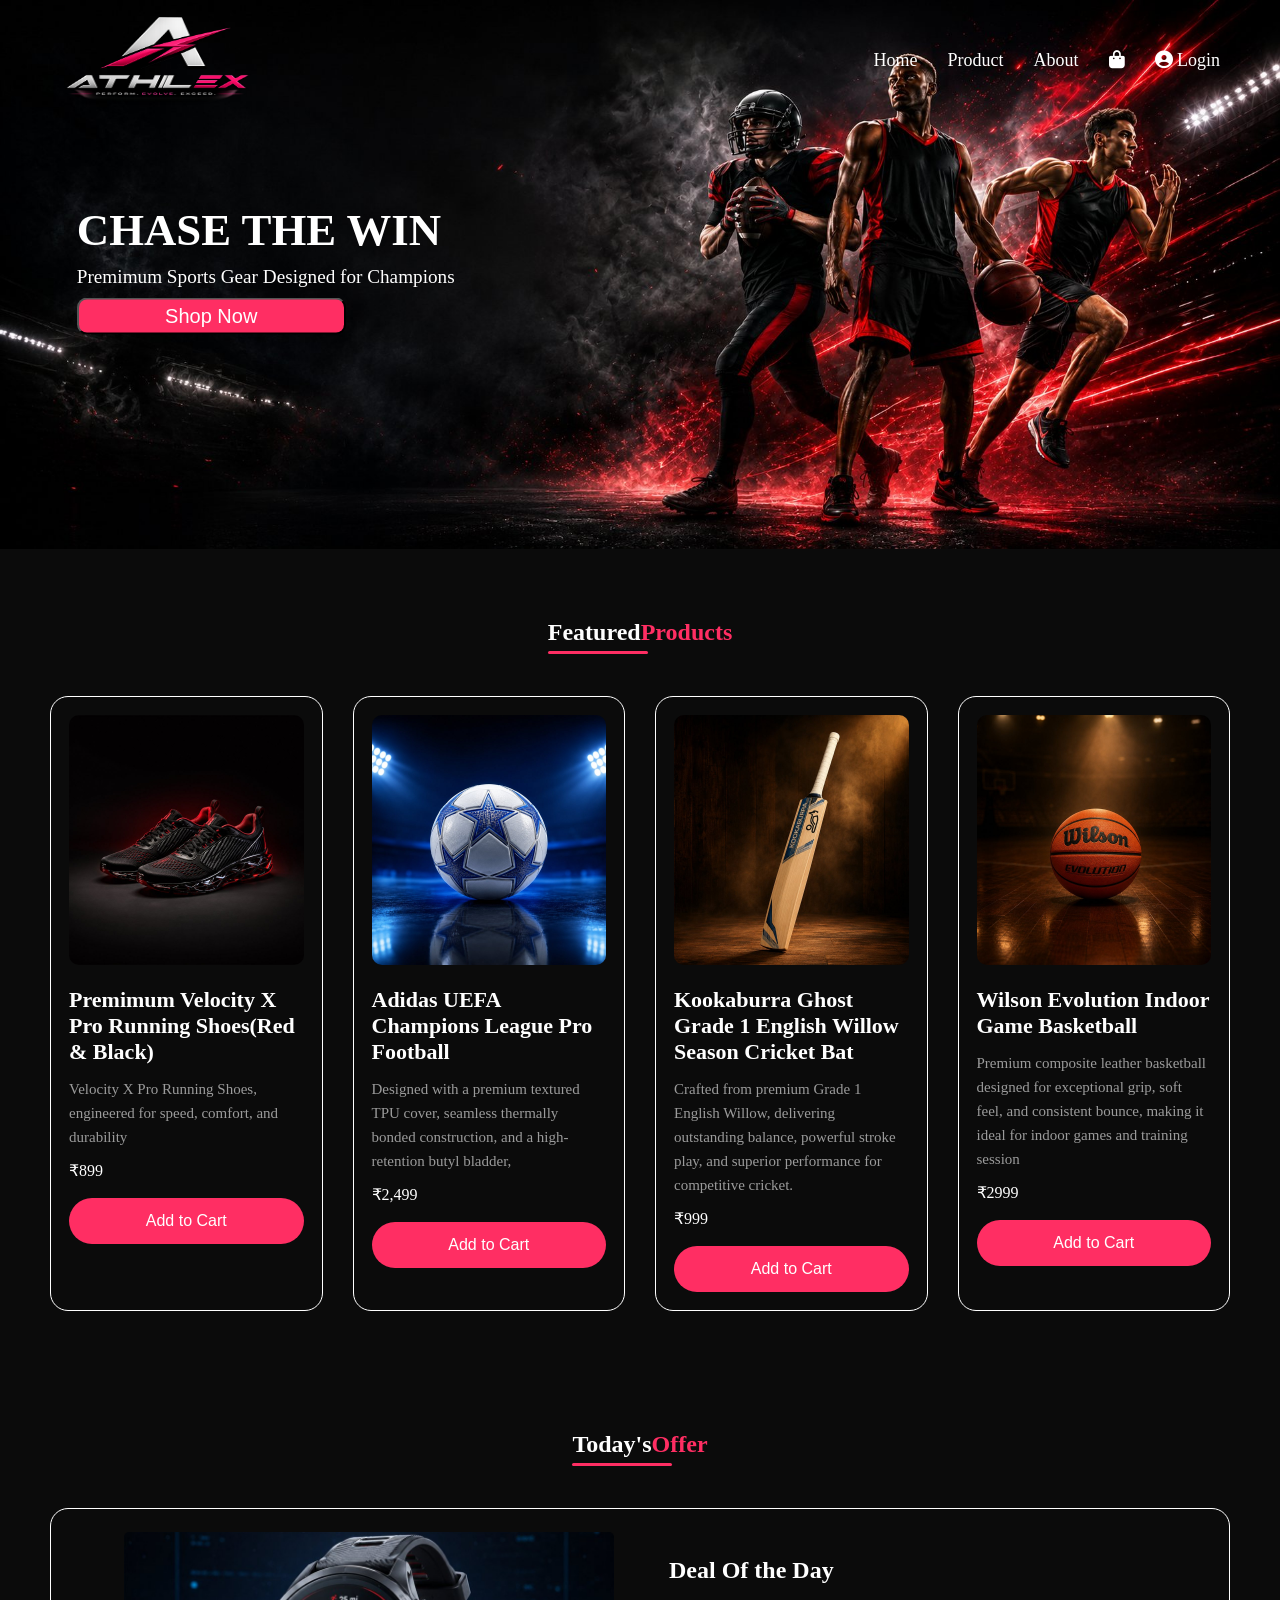
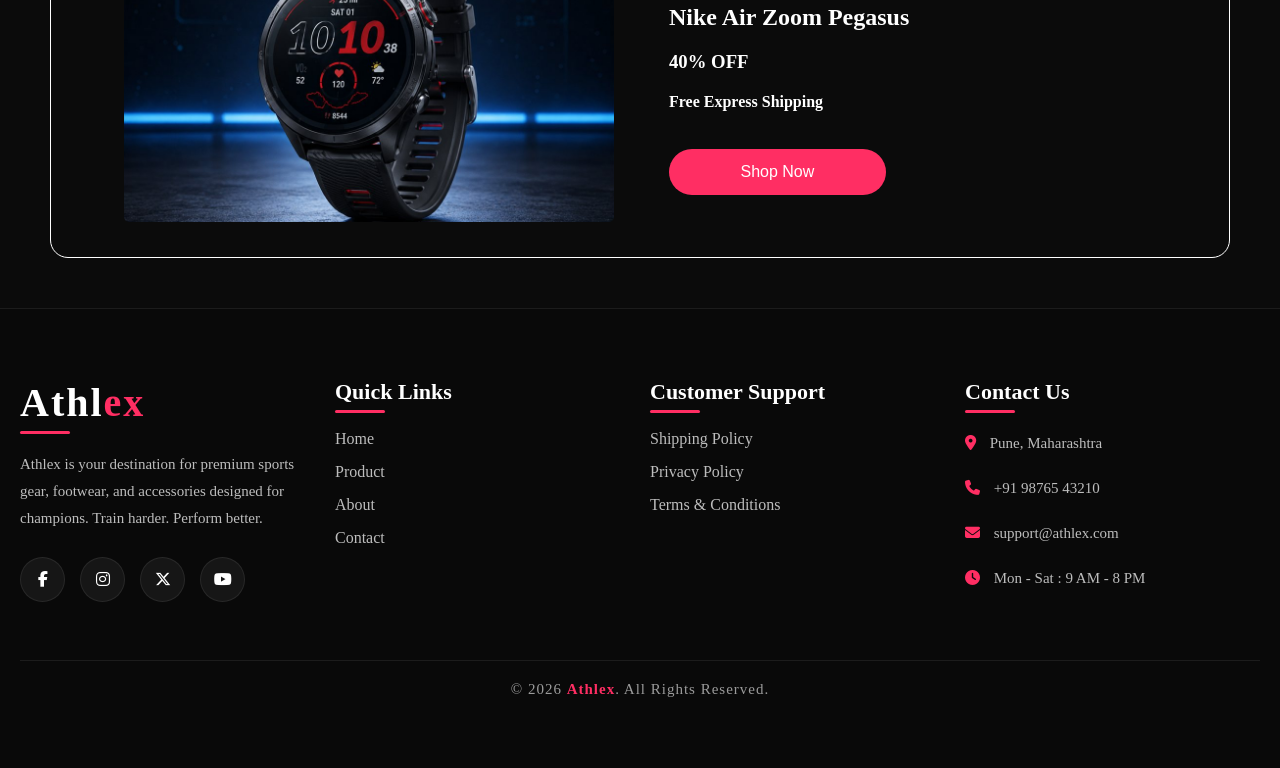
<file: index.html>
<!DOCTYPE html>
<html lang="en">
<head>
    <meta charset="UTF-8">
    <meta name="viewport" content="width=device-width, initial-scale=1.0">
    <title>Athlex</title>
    <link rel="preload" as="image" href="images/optimized/banner.jpg" media="(min-width: 577px)" fetchpriority="high">
    <link rel="preload" as="image" href="images/optimized/banner1.jpg" media="(max-width: 576px)" fetchpriority="high">
    <link rel="stylesheet" href="css/style.css">
    <link rel="stylesheet" href="https://cdnjs.cloudflare.com/ajax/libs/font-awesome/6.7.2/css/all.min.css">
    <link rel="apple-touch-icon" sizes="180x180" href="images/favicon/favicon.ico">
    <link rel="icon" type="image/png" sizes="32x32" href="images/favicon/favicon-32x32.png">
    <link rel="icon" type="image/png" sizes="16x16" href="images/favicon/favicon-16x16.png">
    <link rel="manifest" href="images/favicon/site.webmanifest">
</head>
<body>
    <!---Header Section-->
    <header class="banner">
        <nav>
            <div class="logo">
                <img decoding="async" src="images/optimized/logo1.png" alt="">
            </div>
            <div class="menu-btn" onclick="toggleMenu()">
                <i id="menuIcon" class="fa-solid fa-bars"></i>
            </div>

            <ul id="nav-links">
                <li><a href="index.html">Home</a></li>
                <li><a href="product.html">Product</a></li>
                <li><a href="about.html">About</a></li>
                <li><a href="cart.html"><i class="fa-solid fa-bag-shopping"></i></a></li>
                <li><a href="login.html"><i class="fa-solid fa-circle-user"></i>&nbsp;<span>Login</span></a></li>
            </ul>
        </nav>
        <div class="banner-content">
            <h1>CHASE THE WIN</h1>
            <p>Premimum Sports Gear Designed for Champions</p>
            <button>Shop Now</button>
        </div>
    </header>
    <section class="featured-products">
        <div class="title-section">
            <h1>Featured<span>Products</span></h1>
        </div>
        <div class="featured-card">
            <div class="card">
                <img loading="lazy" decoding="async" src="images/optimized/feature1.jpg" alt="">
                <h3>Premimum Velocity X Pro Running Shoes(Red & Black)</h3>
                <p>Velocity X Pro Running Shoes, engineered for speed, comfort, and durability</p>
                <span>&#8377;899</span>
                <button>Add to Cart</button>
            </div>
            <div class="card">
                <img loading="lazy" decoding="async" src="images/optimized/feature2.jpg" alt="">
                <h3>Adidas UEFA Champions League Pro Football</h3>
                <p>Designed with a premium textured TPU cover, seamless thermally bonded construction, and a high-retention butyl bladder,</p>
                <span>&#8377;2,499</span>
                <button>Add to Cart</button>
            </div>
            <div class="card">
                <img loading="lazy" decoding="async" src="images/optimized/feature3.jpg" alt="">
                <h3>Kookaburra Ghost Grade 1 English Willow Season Cricket Bat</h3>
                <p>Crafted from premium Grade 1 English Willow, delivering outstanding balance, powerful stroke play, and superior performance for competitive cricket.</p>
                <span>&#8377;999</span>
                <button>Add to Cart</button>
            </div>
            <div class="card">
                <img loading="lazy" decoding="async" src="images/optimized/feature4.jpg" alt="">
                <h3>Wilson Evolution Indoor Game Basketball</h3>
                <p>Premium composite leather basketball designed for exceptional grip, soft feel, and consistent bounce, making it ideal for indoor games and training session</p>
                <span>&#8377;2999</span>
                <button>Add to Cart</button>
            </div>
        </div>
    </section>
    <section class="offer">
        <div class="title-section">
             <h1>Today's<span>Offer</span></h1>
        </div>
        <div class="offer-container">
            <div class="offer-img">
                <img loading="lazy" decoding="async" src="images/optimized/offer.jpg" alt="">
            </div>
            <div class="offer-content">
                <h1>Deal Of the Day</h1>
                <h2>Nike Air Zoom Pegasus</h2> 
                <h3>40% OFF</h3> 
                <h4>Free Express Shipping</h4>
                <button>Shop Now</button>
            </div>

        </div>
    </section>
    <!---Footer-->
    <footer>
        <div class="footer-container">

            <!-- Logo & Description -->
            <div class="footer-col">

                <h2 class="footer-logo">
                    Athl<span>ex</span>  
                </h2>

                <p>
                    Athlex is your destination for premium sports gear,
                    footwear, and accessories designed for champions.
                    Train harder. Perform better.
                </p>

                <div class="social-icons">

                    <a href="#"><i class="fa-brands fa-facebook-f"></i></a>
                    <a href="#"><i class="fa-brands fa-instagram"></i></a>
                    <a href="#"><i class="fa-brands fa-x-twitter"></i></a>
                    <a href="#"><i class="fa-brands fa-youtube"></i></a>

                </div>

            </div>

            <!-- Quick Links -->

            <div class="footer-col">

                <h3>Quick Links</h3>

                <ul>

                    <li><a href="index.html">Home</a></li>
                    <li><a href="product.html">Product</a></li>
                    <li><a href="about.html">About</a></li>
                    <li><a href="#">Contact</a></li>

                </ul>

            </div>

            <!-- Customer Support -->

            <div class="footer-col">

                <h3>Customer Support</h3>

                <ul>
                    <li><a href="#">Shipping Policy</a></li>
                    <li><a href="#">Privacy Policy</a></li>
                    <li><a href="#">Terms & Conditions</a></li>
                </ul>

            </div>

            <!-- Contact -->

            <div class="footer-col">

                <h3>Contact Us</h3>

                <p><i class="fa-solid fa-location-dot"></i> Pune, Maharashtra</p>
                <p><i class="fa-solid fa-phone"></i> +91 98765 43210</p>
                <p><i class="fa-solid fa-envelope"></i> support@athlex.com</p>
                <p><i class="fa-solid fa-clock"></i> Mon - Sat : 9 AM - 8 PM</p>

            </div>

        </div>

        <hr>

        <div class="footer-bottom">

            <p>
                © 2026 <span>Athlex</span>. All Rights Reserved.
            </p>

        </div>

    </footer>
        
    <script src="js/script.js"></script>
</body>
</html>
</file>
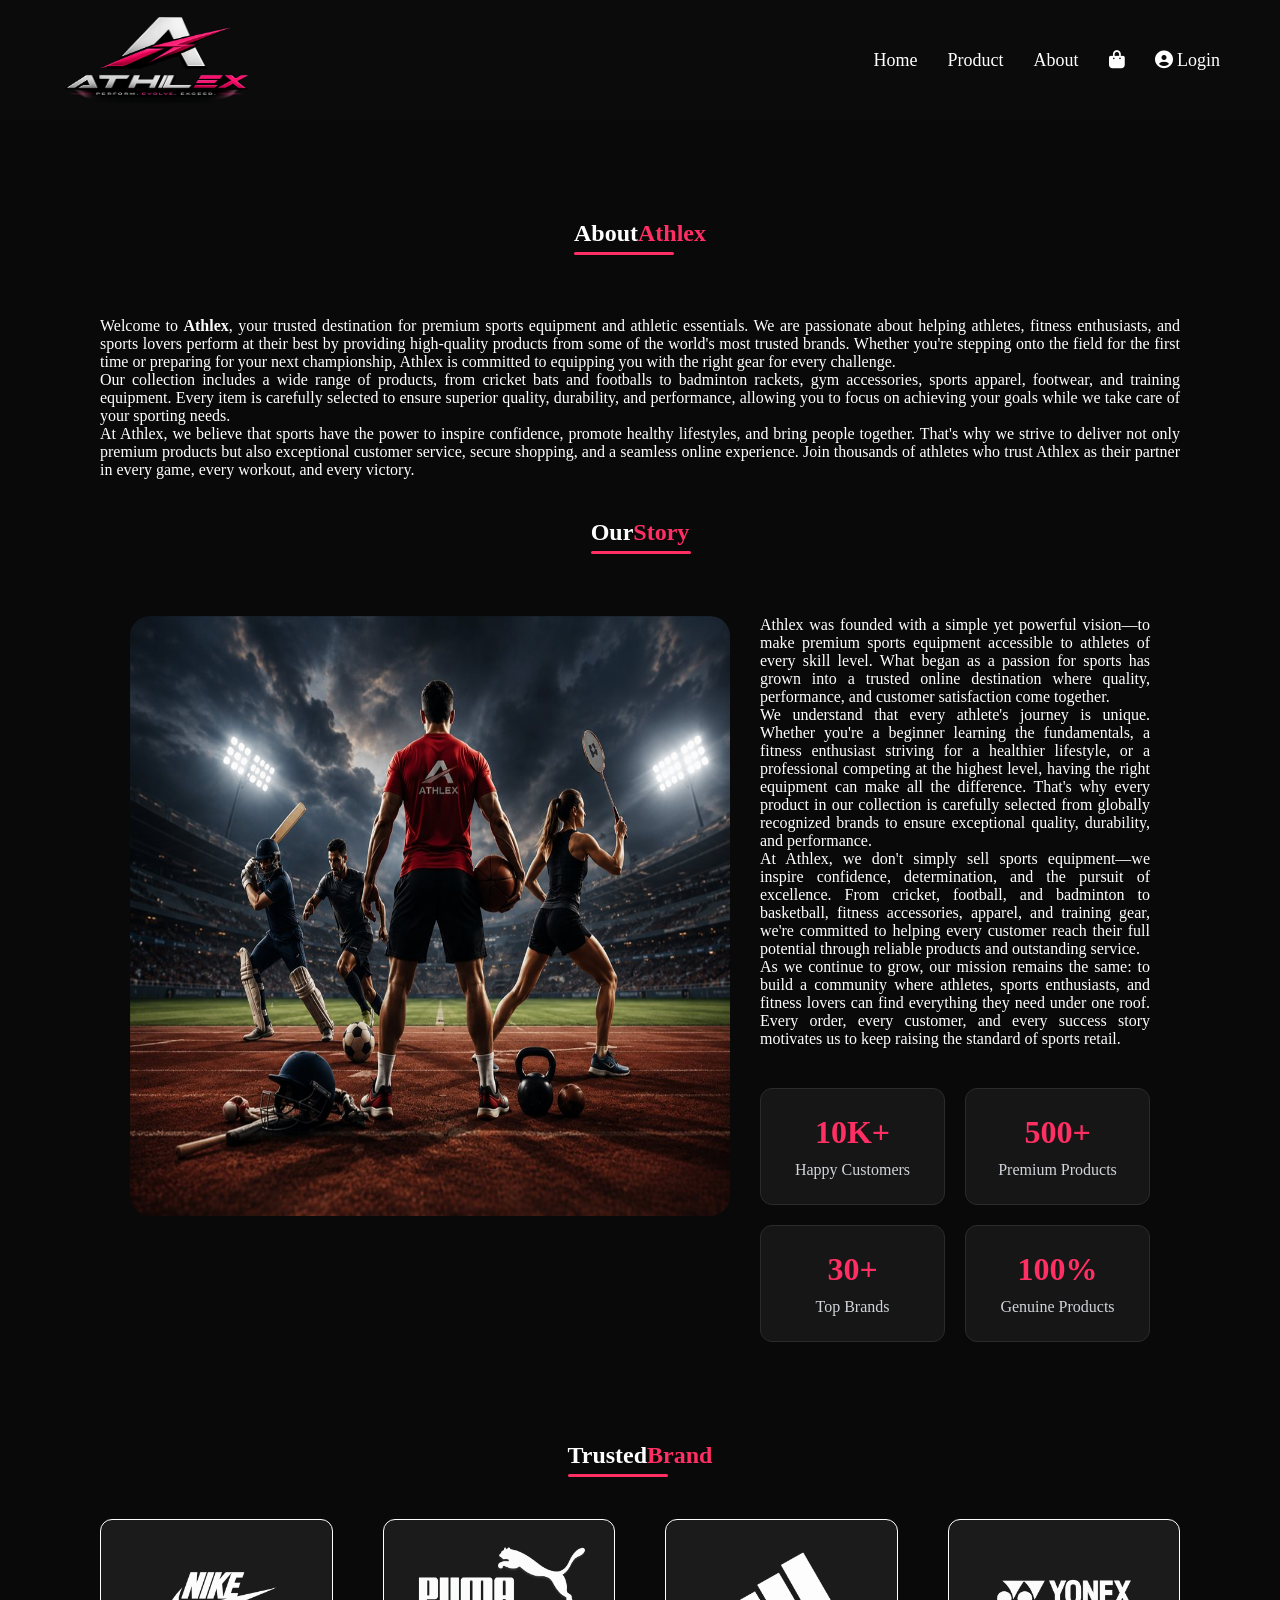
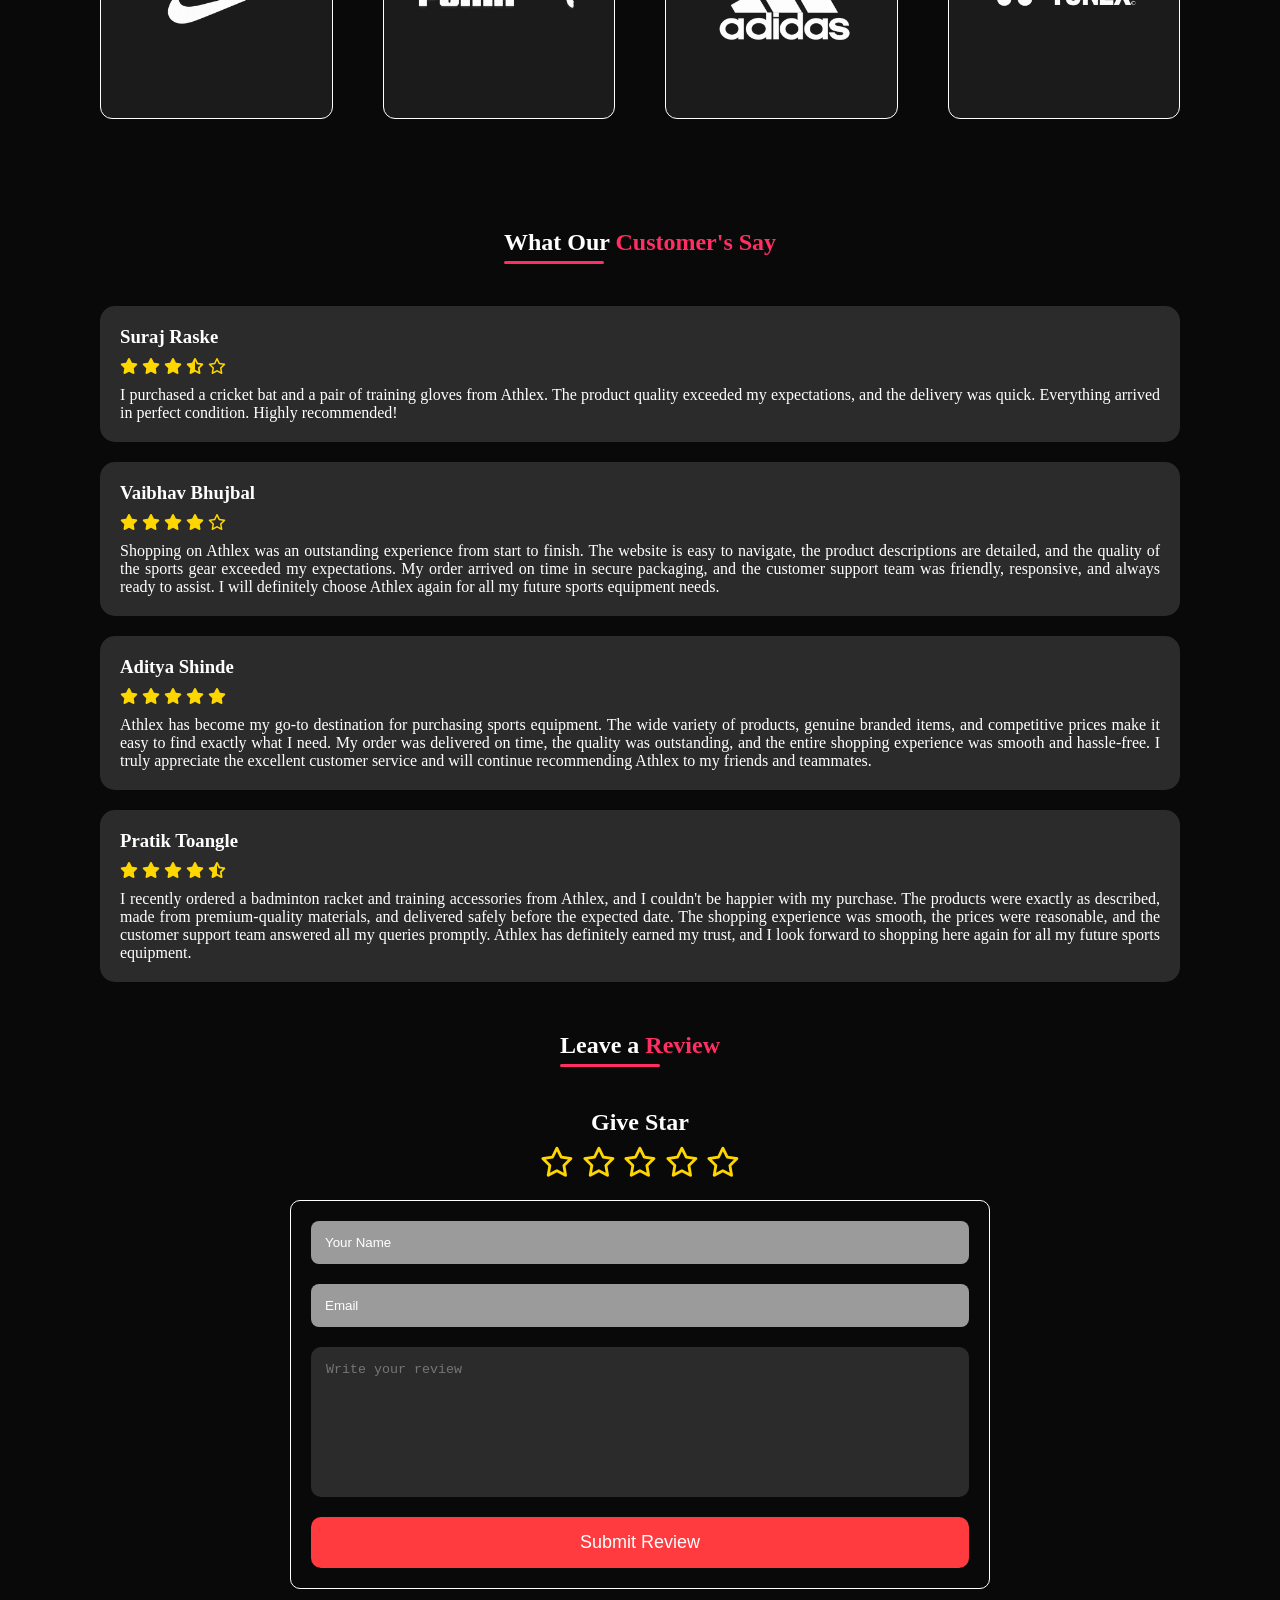
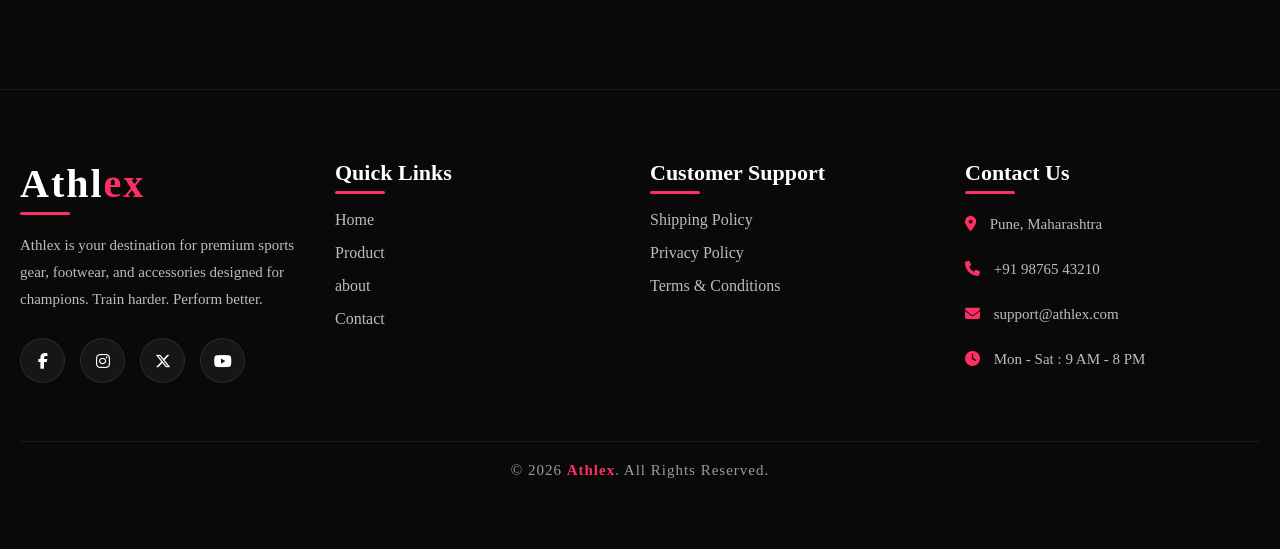
<file: about.html>
<!DOCTYPE html>
<html lang="en">
<head>
    <meta charset="UTF-8">
    <meta name="viewport" content="width=device-width, initial-scale=1.0">
    <title>About Athlex</title>
    <link rel="stylesheet" href="css/style.css">
    <link rel="stylesheet" href="https://cdnjs.cloudflare.com/ajax/libs/font-awesome/6.7.2/css/all.min.css">
    <link rel="apple-touch-icon" sizes="180x180" href="images/favicon/favicon.ico">
    <link rel="icon" type="image/png" sizes="32x32" href="images/favicon/favicon-32x32.png">
    <link rel="icon" type="image/png" sizes="16x16" href="images/favicon/favicon-16x16.png">
    <link rel="manifest" href="images/favicon/site.webmanifest">
</head>
<body>
    <nav style="background-color:#0b0b0b;">
        <div class="logo">
            <img decoding="async" src="images/optimized/logo1.png" alt="">
        </div>
        <div class="menu-btn" onclick="toggleMenu()">
                <i class="fa-solid fa-bars"></i>
        </div>
        <ul id="nav-links">
            <li><a href="index.html">Home</a></li>
            <li><a href="product.html">Product</a></li>
            <li><a href="about.html">About</a></li>
            <li><a href="cart.html"><i class="fa-solid fa-bag-shopping"></i></a></li>
            <li><a href="login.html"><i class="fa-solid fa-circle-user"></i>&nbsp;<span>Login</span></a></li>
        </ul>
    </nav>
    <section class="about">
        <div class="about-container">
            <div class="title-section">
                <h1>About<span>Athlex</span></h1>
             </div>
            <div class="about-intro">
                <p>
                    Welcome to <strong>Athlex</strong>, your trusted destination for premium sports
                    equipment and athletic essentials. We are passionate about helping athletes,
                    fitness enthusiasts, and sports lovers perform at their best by providing
                    high-quality products from some of the world's most trusted brands. Whether
                    you're stepping onto the field for the first time or preparing for your next
                    championship, Athlex is committed to equipping you with the right gear for
                    every challenge.
                </p>

                <p>
                    Our collection includes a wide range of products, from cricket bats and
                    footballs to badminton rackets, gym accessories, sports apparel, footwear,
                    and training equipment. Every item is carefully selected to ensure superior
                    quality, durability, and performance, allowing you to focus on achieving your
                    goals while we take care of your sporting needs.
                </p>

                <p>
                    At Athlex, we believe that sports have the power to inspire confidence,
                    promote healthy lifestyles, and bring people together. That's why we strive
                    to deliver not only premium products but also exceptional customer service,
                    secure shopping, and a seamless online experience. Join thousands of athletes
                    who trust Athlex as their partner in every game, every workout, and every
                    victory.
                </p>
            </div>
            <div class="title-section">
                <h1>Our<span>Story</span></h1>
            </div>
            <div class="story-container">
                <div class="story-img">
                    <img loading="lazy" decoding="async" src="images/optimized/story-img.jpg" alt="">
                </div>
                <div class="story-content">
                    <p>
                        Athlex was founded with a simple yet powerful vision—to make premium sports
                        equipment accessible to athletes of every skill level. What began as a passion
                        for sports has grown into a trusted online destination where quality,
                        performance, and customer satisfaction come together.
                    </p>

                    <p>
                        We understand that every athlete's journey is unique. Whether you're a beginner
                        learning the fundamentals, a fitness enthusiast striving for a healthier
                        lifestyle, or a professional competing at the highest level, having the right
                        equipment can make all the difference. That's why every product in our
                        collection is carefully selected from globally recognized brands to ensure
                        exceptional quality, durability, and performance.
                    </p>

                    <p>
                        At Athlex, we don't simply sell sports equipment—we inspire confidence,
                        determination, and the pursuit of excellence. From cricket, football, and
                        badminton to basketball, fitness accessories, apparel, and training gear,
                        we're committed to helping every customer reach their full potential through
                        reliable products and outstanding service.
                    </p>

                    <p>
                        As we continue to grow, our mission remains the same: to build a community
                        where athletes, sports enthusiasts, and fitness lovers can find everything
                        they need under one roof. Every order, every customer, and every success story
                        motivates us to keep raising the standard of sports retail.
                    </p>


                    <div class="story-stats">

                        <div class="stat-box">
                            <h3>10K+</h3>
                            <span>Happy Customers</span>
                        </div>

                        <div class="stat-box">
                            <h3>500+</h3>
                            <span>Premium Products</span>
                        </div>

                        <div class="stat-box">
                            <h3>30+</h3>
                            <span>Top Brands</span>
                        </div>

                        <div class="stat-box">
                            <h3>100%</h3>
                            <span>Genuine Products</span>
                        </div>
                    </div> 
                </div>
            </div>
            <div class="brand">
                <div class="title-section">
                    <h1>Trusted<span>Brand</span></h1>
                </div>
                
                <div class="brand-container">

                    <div class="brand-card">
                        <img loading="lazy" decoding="async" src="images/optimized/nike.png" alt="">
                    </div>

                    <div class="brand-card">
                        <img loading="lazy" decoding="async" src="images/optimized/puma.png" alt="">
                    </div>

                    <div class="brand-card">
                        <img loading="lazy" decoding="async" src="images/optimized/adi4.png" alt="">
                    </div>

                    <div class="brand-card">
                        <img loading="lazy" decoding="async" src="images/optimized/yonex.png" alt="">
                    </div>
                </div>
            </div>
            <div class="reviews">
                <div class="title-section">
                    <h1>What Our <span>Customer's Say</span></h1>
                </div>
                <div class="reviews-container">
                    <div class="review-card">
                        <h3>Suraj Raske</h3>
                        <div class="rating">
                            <i class="fa-solid fa-star"></i>
                            <i class="fa-solid fa-star"></i>
                            <i class="fa-solid fa-star"></i>
                            <i class="fa-solid fa-star-half-stroke"></i>
                            <i class="fa-regular fa-star"></i>
                        </div>
                        <p>
                            I purchased a cricket bat and a pair of training gloves from Athlex.
                            The product quality exceeded my expectations, and the delivery was
                            quick. Everything arrived in perfect condition. Highly recommended!
                        </p>
                    </div>
                    <div class="review-card">
                        <h3>Vaibhav Bhujbal</h3>
                        <div class="rating">
                            <i class="fa-solid fa-star"></i>
                            <i class="fa-solid fa-star"></i>
                            <i class="fa-solid fa-star"></i>
                            <i class="fa-solid fa-star"></i>
                            <i class="fa-regular fa-star"></i>
                        </div>
                        <p>
                            Shopping on Athlex was an outstanding experience from start to finish.
                            The website is easy to navigate, the product descriptions are detailed,
                            and the quality of the sports gear exceeded my expectations. My order
                            arrived on time in secure packaging, and the customer support team was
                            friendly, responsive, and always ready to assist. I will definitely
                            choose Athlex again for all my future sports equipment needs.
                        </p>
                    </div>
                    <div class="review-card">
                        <h3>Aditya Shinde</h3>
                        <div class="rating">
                            <i class="fa-solid fa-star"></i>
                            <i class="fa-solid fa-star"></i>
                            <i class="fa-solid fa-star"></i>
                            <i class="fa-solid fa-star"></i>
                            <i class="fa-solid fa-star"></i>
                        </div>
                        <p>
                            Athlex has become my go-to destination for purchasing sports equipment.
                            The wide variety of products, genuine branded items, and competitive
                            prices make it easy to find exactly what I need. My order was delivered
                            on time, the quality was outstanding, and the entire shopping experience
                            was smooth and hassle-free. I truly appreciate the excellent customer
                            service and will continue recommending Athlex to my friends and teammates.
                        </p>
                    </div>
                    <div class="review-card">
                        <h3>Pratik Toangle</h3>
                        <div class="rating">
                            <i class="fa-solid fa-star"></i>
                            <i class="fa-solid fa-star"></i>
                            <i class="fa-solid fa-star"></i>
                            <i class="fa-solid fa-star"></i>
                            <i class="fa-solid fa-star-half-stroke"></i>
                        </div>
                        <p>
                            I recently ordered a badminton racket and training accessories from
                            Athlex, and I couldn't be happier with my purchase. The products were
                            exactly as described, made from premium-quality materials, and delivered
                            safely before the expected date. The shopping experience was smooth, the
                            prices were reasonable, and the customer support team answered all my
                            queries promptly. Athlex has definitely earned my trust, and I look
                            forward to shopping here again for all my future sports equipment.
                        </p>
                    </div>
                    
                </div>
            </div>
            <div class="review-form">
                <div class="title-section">
                    <h1>Leave a <span>Review</span></h1>
                </div>
                <div class="star">
                    <h2>Give Star</h2>
                    <div class="rating">
                        <i class="fa-regular fa-star"></i>
                        <i class="fa-regular fa-star"></i>
                        <i class="fa-regular fa-star"></i>
                        <i class="fa-regular fa-star"></i>
                        <i class="fa-regular fa-star"></i>
                    </div>
                </div>
                <div class="form-container">
                    <form>

                        <input type="text" placeholder="Your Name">
                        <input type="email" placeholder="Email">
                        <textarea placeholder="Write your review"></textarea>
                        <button>Submit Review</button>

                    </form>
                </div>
            </div>
        </div>
    </section>
    <footer>
        <div class="footer-container">

            <!-- Logo & Description -->
            <div class="footer-col">

                <h2 class="footer-logo">
                    Athl<span>ex</span>  
                </h2>

                <p>
                    Athlex is your destination for premium sports gear,
                    footwear, and accessories designed for champions.
                    Train harder. Perform better.
                </p>

                <div class="social-icons">

                    <a href="#"><i class="fa-brands fa-facebook-f"></i></a>
                    <a href="#"><i class="fa-brands fa-instagram"></i></a>
                    <a href="#"><i class="fa-brands fa-x-twitter"></i></a>
                    <a href="#"><i class="fa-brands fa-youtube"></i></a>

                </div>

            </div>

            <!-- Quick Links -->

            <div class="footer-col">

                <h3>Quick Links</h3>

                <ul>

                    <li><a href="index.html">Home</a></li>
                    <li><a href="product.html">Product</a></li>
                    <li><a href="about.html">about</a></li>
                    <li><a href="#">Contact</a></li>

                </ul>

            </div>

            <!-- Customer Support -->

            <div class="footer-col">

                <h3>Customer Support</h3>

                <ul>
                    <li><a href="#">Shipping Policy</a></li>
                    <li><a href="#">Privacy Policy</a></li>
                    <li><a href="#">Terms & Conditions</a></li>
                </ul>

            </div>

            <!-- Contact -->

            <div class="footer-col">

                <h3>Contact Us</h3>
                <p><i class="fa-solid fa-location-dot"></i> Pune, Maharashtra</p>
                <p><i class="fa-solid fa-phone"></i> +91 98765 43210</p>
                <p><i class="fa-solid fa-envelope"></i> support@athlex.com</p>
                <p><i class="fa-solid fa-clock"></i> Mon - Sat : 9 AM - 8 PM</p>

            </div>

        </div>

        <hr>

        <div class="footer-bottom">

            <p>
                © 2026 <span>Athlex</span>. All Rights Reserved.
            </p>

        </div>

    </footer>
    <script src="js/script.js"></script>
</body>
</html>
</file>
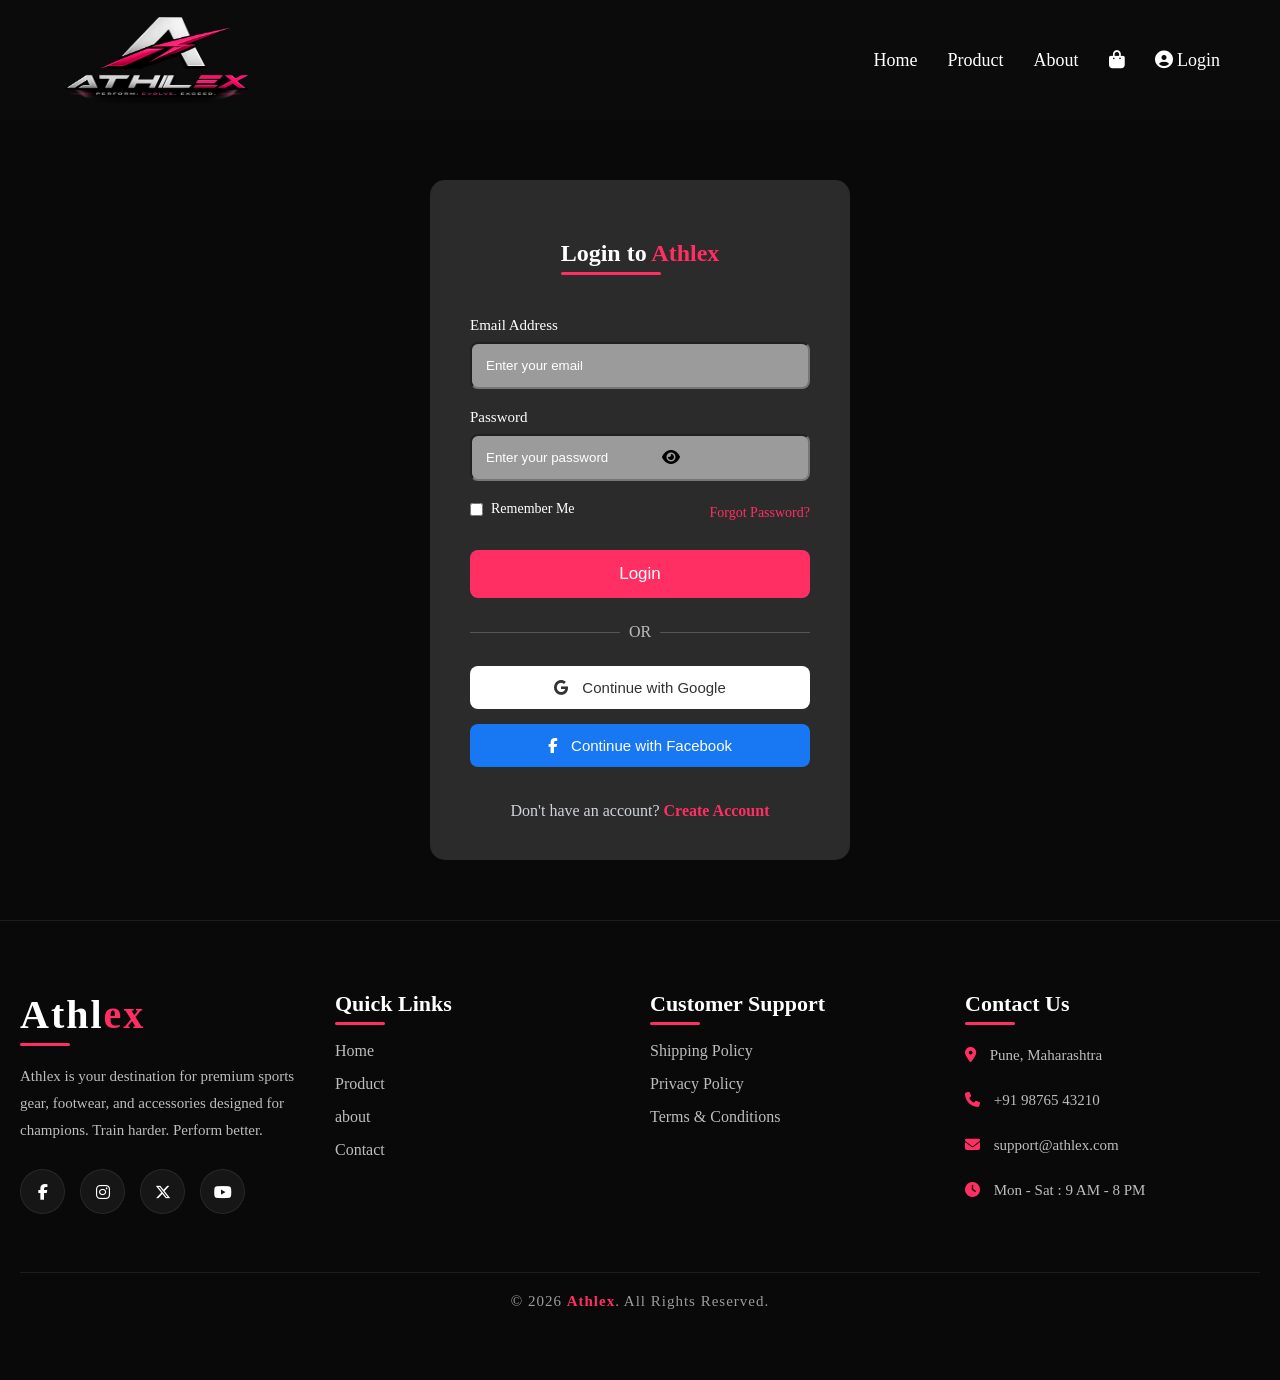
<file: login.html>
<!DOCTYPE html>
<html lang="en">
<head>
    <meta charset="UTF-8">
    <meta name="viewport" content="width=device-width, initial-scale=1.0">
    <title>Athlex/Login</title>
    <link rel="stylesheet" href="css/style.css">
    <link rel="stylesheet" href="https://cdnjs.cloudflare.com/ajax/libs/font-awesome/6.7.2/css/all.min.css">
    <link rel="apple-touch-icon" sizes="180x180" href="images/favicon/favicon.ico">
    <link rel="icon" type="image/png" sizes="32x32" href="images/favicon/favicon-32x32.png">
    <link rel="icon" type="image/png" sizes="16x16" href="images/favicon/favicon-16x16.png">
    <link rel="manifest" href="images/favicon/site.webmanifest">
</head>
<body>
    <nav style="background-color:#0b0b0b;">
        <div class="logo">
            <img decoding="async" src="images/optimized/logo1.png" alt="">
        </div>
        <div class="menu-btn" onclick="toggleMenu()">
            <i class="fa-solid fa-bars"></i>
        </div>
        <ul id="nav-links">
            <li><a href="index.html">Home</a></li>
            <li><a href="product.html">Product</a></li>
            <li><a href="about.html">About</a></li>
            <li><a href="cart.html"><i class="fa-solid fa-bag-shopping"></i></a></li>
            <li><a href="login.html"><i class="fa-solid fa-circle-user"></i>&nbsp;<span>Login</span></a></li>
        </ul>
    </nav>
    <section class="login">
        <div class="login-container">
            <div class="title-section">
                <h1>Login to <span>Athlex</span></h1>
            </div>
            <form action="">
                <label>Email Address</label>
                <input type="email" placeholder="Enter your email" id="email" required>
                <label>Password</label>
                <input type="password" placeholder="Enter your password" id="password" required>
                <span  onclick="togglePassword()">
                    <i class="fa-solid fa-eye" id="eye"></i>
                </span>
                <div class="login-options">
                    <label>
                        <input type="checkbox">
                        Remember Me
                    </label>
                    <a href="#">Forgot Password?</a>
                </div>
                <button type="button" onclick="login()">Login</button>
                <p id="error" style="color: #ff2e63;"></p>
            </form>

                <div class="divider">
                    <span>OR</span>
                </div>

                <button class="google-btn">
                    <i class="fa-brands fa-google"></i>
                    Continue with Google
                </button>

                <button class="facebook-btn">
                    <i class="fa-brands fa-facebook-f"></i>
                    Continue with Facebook
                </button>

                <p class="signup-text">
                    Don't have an account?
                    <a href="signup.html">Create Account</a>
                </p>

            </div>
        </div>
    </section>
    <footer>
        <div class="footer-container">

            <!-- Logo & Description -->
            <div class="footer-col">

                <h2 class="footer-logo">
                    Athl<span>ex</span>  
                </h2>

                <p>
                    Athlex is your destination for premium sports gear,
                    footwear, and accessories designed for champions.
                    Train harder. Perform better.
                </p>

                <div class="social-icons">

                    <a href="#"><i class="fa-brands fa-facebook-f"></i></a>
                    <a href="#"><i class="fa-brands fa-instagram"></i></a>
                    <a href="#"><i class="fa-brands fa-x-twitter"></i></a>
                    <a href="#"><i class="fa-brands fa-youtube"></i></a>

                </div>

            </div>

            <!-- Quick Links -->

            <div class="footer-col">

                <h3>Quick Links</h3>

                <ul>

                    <li><a href="index.html">Home</a></li>
                    <li><a href="product.html">Product</a></li>
                    <li><a href="about.html">about</a></li>
                    <li><a href="#">Contact</a></li>

                </ul>

            </div>

            <!-- Customer Support -->

            <div class="footer-col">

                <h3>Customer Support</h3>

                <ul>
                    <li><a href="#">Shipping Policy</a></li>
                    <li><a href="#">Privacy Policy</a></li>
                    <li><a href="#">Terms & Conditions</a></li>
                </ul>

            </div>

            <!-- Contact -->

            <div class="footer-col">

                <h3>Contact Us</h3>
                <p><i class="fa-solid fa-location-dot"></i> Pune, Maharashtra</p>
                <p><i class="fa-solid fa-phone"></i> +91 98765 43210</p>
                <p><i class="fa-solid fa-envelope"></i> support@athlex.com</p>
                <p><i class="fa-solid fa-clock"></i> Mon - Sat : 9 AM - 8 PM</p>

            </div>

        </div>

        <hr>

        <div class="footer-bottom">

            <p>
                © 2026 <span>Athlex</span>. All Rights Reserved.
            </p>

        </div>

    </footer>
    <script src="js/script.js"></script>
</body>
</html>
</file>
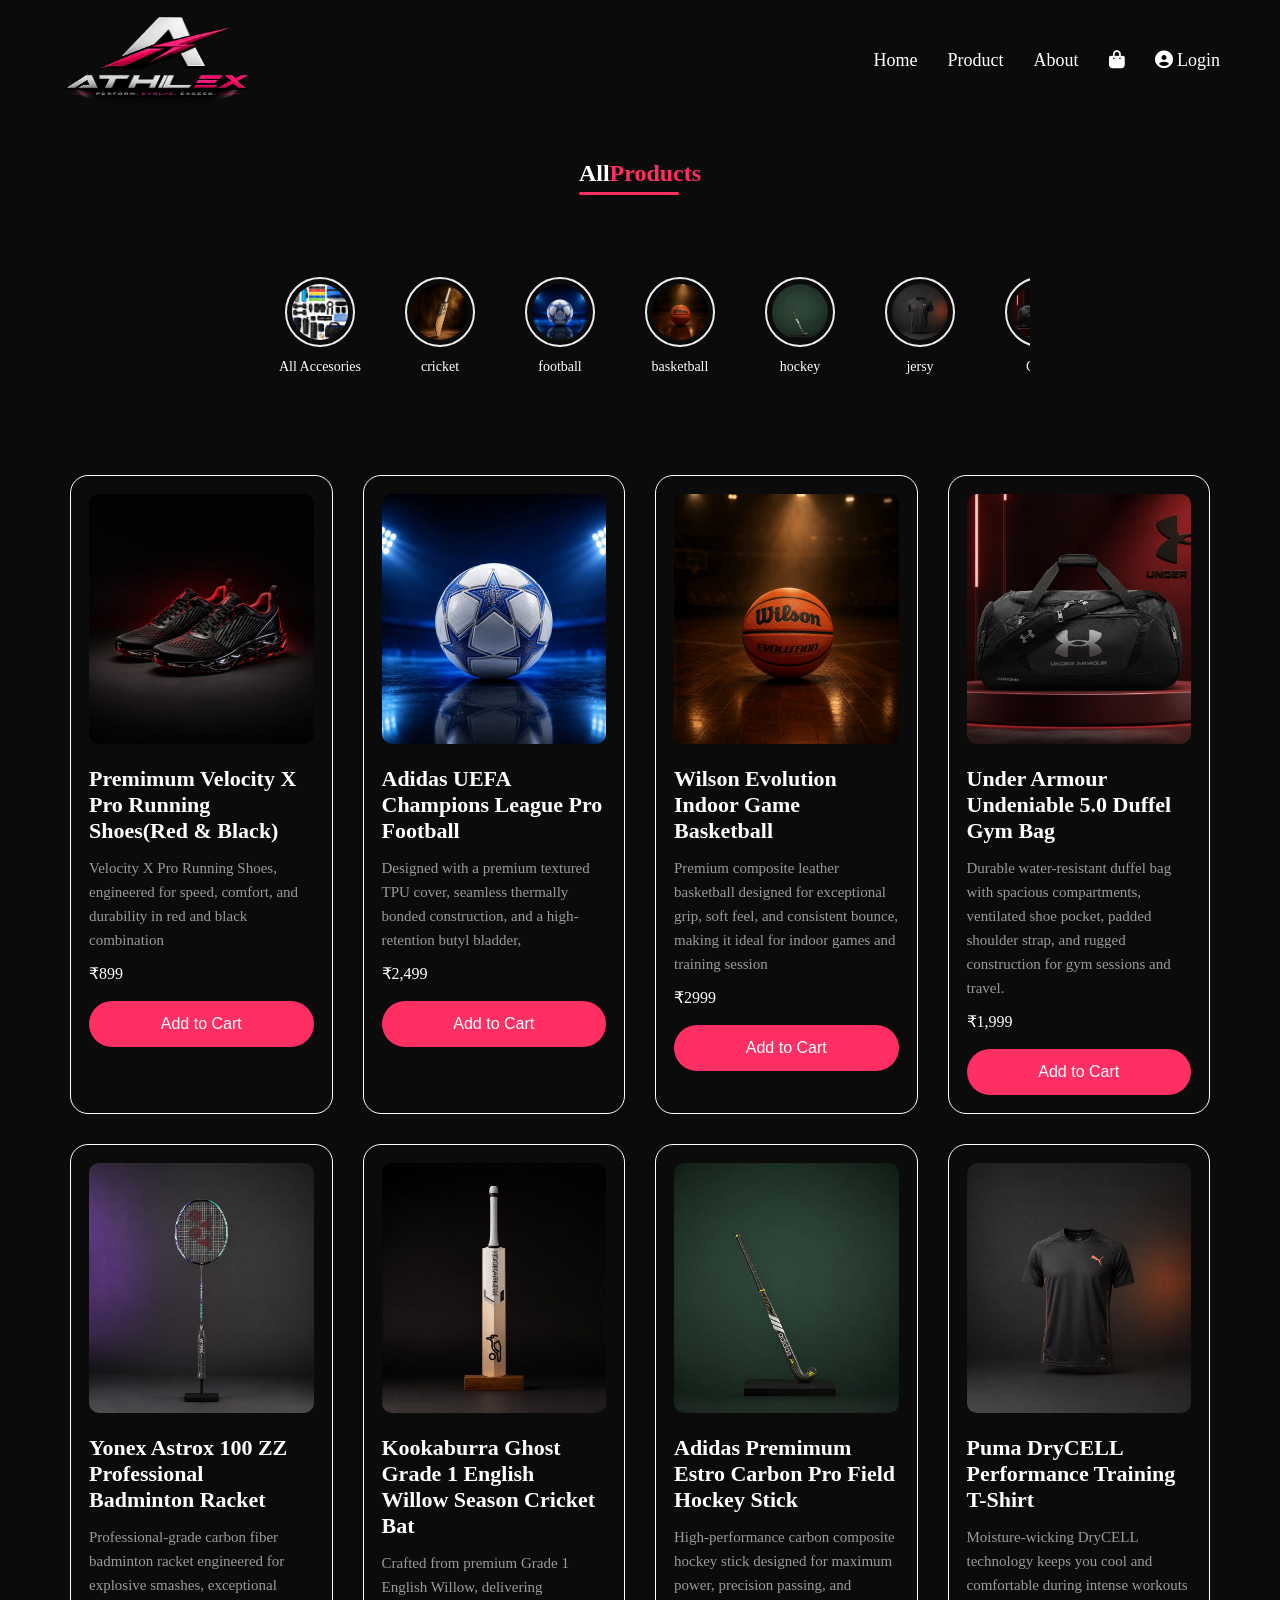
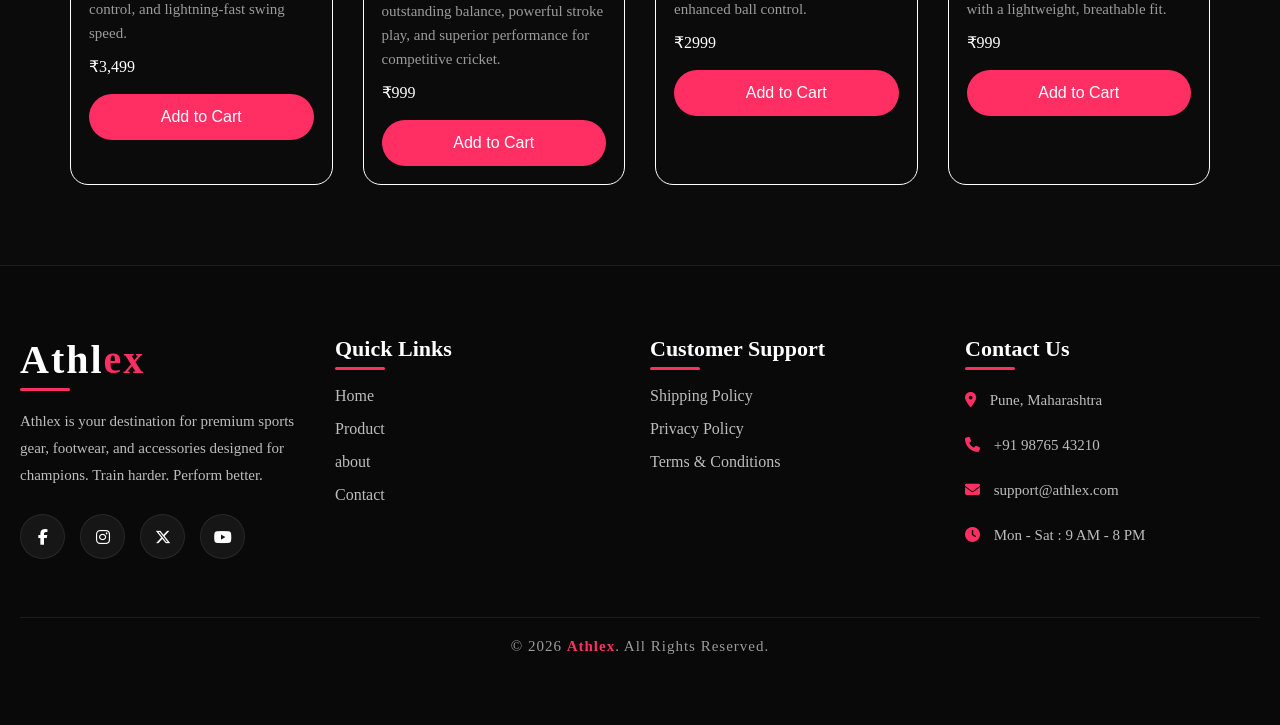
<file: product.html>
<!DOCTYPE html>
<html lang="en">
<head>
    <meta charset="UTF-8">
    <meta name="viewport" content="width=device-width, initial-scale=1.0">
    <title>Athlex/Product</title>
    <link rel="stylesheet" href="css/style.css">
    <link rel="stylesheet" href="https://cdnjs.cloudflare.com/ajax/libs/font-awesome/6.7.2/css/all.min.css">
    <link rel="apple-touch-icon" sizes="180x180" href="images/favicon/favicon.ico">
    <link rel="icon" type="image/png" sizes="32x32" href="images/favicon/favicon-32x32.png">
    <link rel="icon" type="image/png" sizes="16x16" href="images/favicon/favicon-16x16.png">
    <link rel="manifest" href="images/favicon/site.webmanifest">
</head>
<body>
    <nav style="background-color:#0b0b0b;">
        <div class="logo">
            <img decoding="async" src="images/optimized/logo1.png" alt="">
        </div>
        <div class="menu-btn" onclick="toggleMenu()">
            <i class="fa-solid fa-bars"></i>
        </div>

        <ul id="nav-links">
            <li><a href="index.html">Home</a></li>
            <li><a href="product.html">Product</a></li>
            <li><a href="about.html">About</a></li>
            <li><a href="cart.html"><i class="fa-solid fa-bag-shopping"></i></a></li>
            <li><a href="login.html"><i class="fa-solid fa-circle-user"></i>&nbsp;<span>Login</span></a></li>
        </ul>
    </nav>
    <section class="product">
        <div class="title-section">
            <h1>All<span>Products</span></h1>
        </div>
        <div class="product-category">
            <div class="product-icon">
                <div class="icon-box">
                    <img loading="lazy" decoding="async" src="images/optimized/accessories.jpg" alt="">
                    <p>All Accesories</p>
                </div>
                <div class="icon-box">
                    <img loading="lazy" decoding="async" src="images/optimized/feature3.jpg" alt="">
                    <p>cricket</p>
                </div>
                <div class="icon-box">
                    <img loading="lazy" decoding="async" src="images/optimized/feature2.jpg" alt="">
                    <p>football</p>
                </div>
                <div class="icon-box">
                    <img loading="lazy" decoding="async" src="images/optimized/feature4.jpg" alt="">
                    <p>basketball</p>
                </div>
                <div class="icon-box">
                    <img loading="lazy" decoding="async" src="images/optimized/product4.jpg" alt="">
                    <p>hockey</p>
                </div>
                <div class="icon-box">
                    <img loading="lazy" decoding="async" src="images/optimized/product6.jpg" alt="">
                    <p>jersy</p>
                </div>
                <div class="icon-box">
                    <img loading="lazy" decoding="async" src="images/optimized/product1.jpg" alt="">
                    <p>Gym</p>
                </div>
                <div class="icon-box">
                    <img loading="lazy" decoding="async" src="images/optimized/product2.jpg" alt="">
                    <p>Rackety</p>
                </div>
            </div>
        </div>
        <div class="product-container">
            <div class="card">
                <img loading="lazy" decoding="async" src="images/optimized/feature1.jpg" alt="">
                <h3>Premimum Velocity X Pro Running Shoes(Red & Black)</h3>
                <p>Velocity X Pro Running Shoes, engineered for speed, comfort, and durability in red and black combination</p>
                <span>&#8377;899</span>
                <button>Add to Cart</button>
            </div>
            <div class="card">
                <img loading="lazy" decoding="async" src="images/optimized/feature2.jpg" alt="">
                <h3>Adidas UEFA Champions League Pro Football</h3>
                <p>Designed with a premium textured TPU cover, seamless thermally bonded construction, and a high-retention butyl bladder,</p>
                <span>&#8377;2,499</span>
                <button>Add to Cart</button>
            </div>
            <div class="card">
                <img loading="lazy" decoding="async" src="images/optimized/feature4.jpg" alt="">
                <h3>Wilson Evolution Indoor Game Basketball</h3>
                <p>Premium composite leather basketball designed for exceptional grip, soft feel, and consistent bounce, making it ideal for indoor games and training session</p>
                <span>&#8377;2999</span>
                <button>Add to Cart</button>
            </div>
            <div class="card">
                <img loading="lazy" decoding="async" src="images/optimized/product1.jpg" alt="">
                <h3>Under Armour Undeniable 5.0 Duffel Gym Bag</h3>
                <p>Durable water-resistant duffel bag with spacious compartments, ventilated shoe pocket, padded shoulder strap, and rugged construction for gym sessions and travel.</p>
                <span>&#8377;1,999</span>
                <button>Add to Cart</button>
            </div>
            <div class="card">
                <img loading="lazy" decoding="async" src="images/optimized/product2.jpg" alt="">
                <h3>Yonex Astrox 100 ZZ Professional Badminton Racket</h3>
                <p>Professional-grade carbon fiber badminton racket engineered for explosive smashes, exceptional control, and lightning-fast swing speed.</p>
                <span>&#8377;3,499</span>
                <button>Add to Cart</button>
            </div>
            <div class="card">
                <img loading="lazy" decoding="async" src="images/optimized/product3.jpg" alt="">
                <h3>Kookaburra Ghost Grade 1 English Willow Season Cricket Bat</h3>
                <p>Crafted from premium Grade 1 English Willow, delivering outstanding balance, powerful stroke play, and superior performance for competitive cricket.</p>
                <span>&#8377;999</span>
                <button>Add to Cart</button>
            </div>
            <div class="card">
                <img loading="lazy" decoding="async" src="images/optimized/product4.jpg" alt="">
                <h3>Adidas Premimum Estro Carbon Pro Field Hockey Stick</h3>
                <p>High-performance carbon composite hockey stick designed for maximum power, precision passing, and enhanced ball control.</p>
                <span>&#8377;2999</span>
                <button>Add to Cart</button>
            </div>
            
            <div class="card">
                <img loading="lazy" decoding="async" src="images/optimized/product6.jpg" alt="">
                <h3>Puma DryCELL Performance Training T-Shirt</h3>
                <p>Moisture-wicking DryCELL technology keeps you cool and comfortable during intense workouts with a lightweight, breathable fit.</p>
                <span>&#8377;999</span>
                <button>Add to Cart</button>
            </div>
            
            
            
        </div>
    </section>
    <footer>
        <div class="footer-container">

            <!-- Logo & Description -->
            <div class="footer-col">

                <h2 class="footer-logo">
                    Athl<span>ex</span>  
                </h2>

                <p>
                    Athlex is your destination for premium sports gear,
                    footwear, and accessories designed for champions.
                    Train harder. Perform better.
                </p>

                <div class="social-icons">

                    <a href="#"><i class="fa-brands fa-facebook-f"></i></a>
                    <a href="#"><i class="fa-brands fa-instagram"></i></a>
                    <a href="#"><i class="fa-brands fa-x-twitter"></i></a>
                    <a href="#"><i class="fa-brands fa-youtube"></i></a>

                </div>

            </div>

            <!-- Quick Links -->

            <div class="footer-col">

                <h3>Quick Links</h3>

                <ul>

                    <li><a href="index.html">Home</a></li>
                    <li><a href="product.html">Product</a></li>
                    <li><a href="about.html">about</a></li>
                    <li><a href="#">Contact</a></li>

                </ul>

            </div>

            <!-- Customer Support -->

            <div class="footer-col">

                <h3>Customer Support</h3>

                <ul>
                    <li><a href="#">Shipping Policy</a></li>
                    <li><a href="#">Privacy Policy</a></li>
                    <li><a href="#">Terms & Conditions</a></li>
                </ul>

            </div>

            <!-- Contact -->

            <div class="footer-col">

                <h3>Contact Us</h3>
                <p><i class="fa-solid fa-location-dot"></i> Pune, Maharashtra</p>
                <p><i class="fa-solid fa-phone"></i> +91 98765 43210</p>
                <p><i class="fa-solid fa-envelope"></i> support@athlex.com</p>
                <p><i class="fa-solid fa-clock"></i> Mon - Sat : 9 AM - 8 PM</p>

            </div>

        </div>

        <hr>

        <div class="footer-bottom">

            <p>
                © 2026 <span>Athlex</span>. All Rights Reserved.
            </p>

        </div>

    </footer>
    <script src="js/script.js"></script>
</body>
</html>
</file>
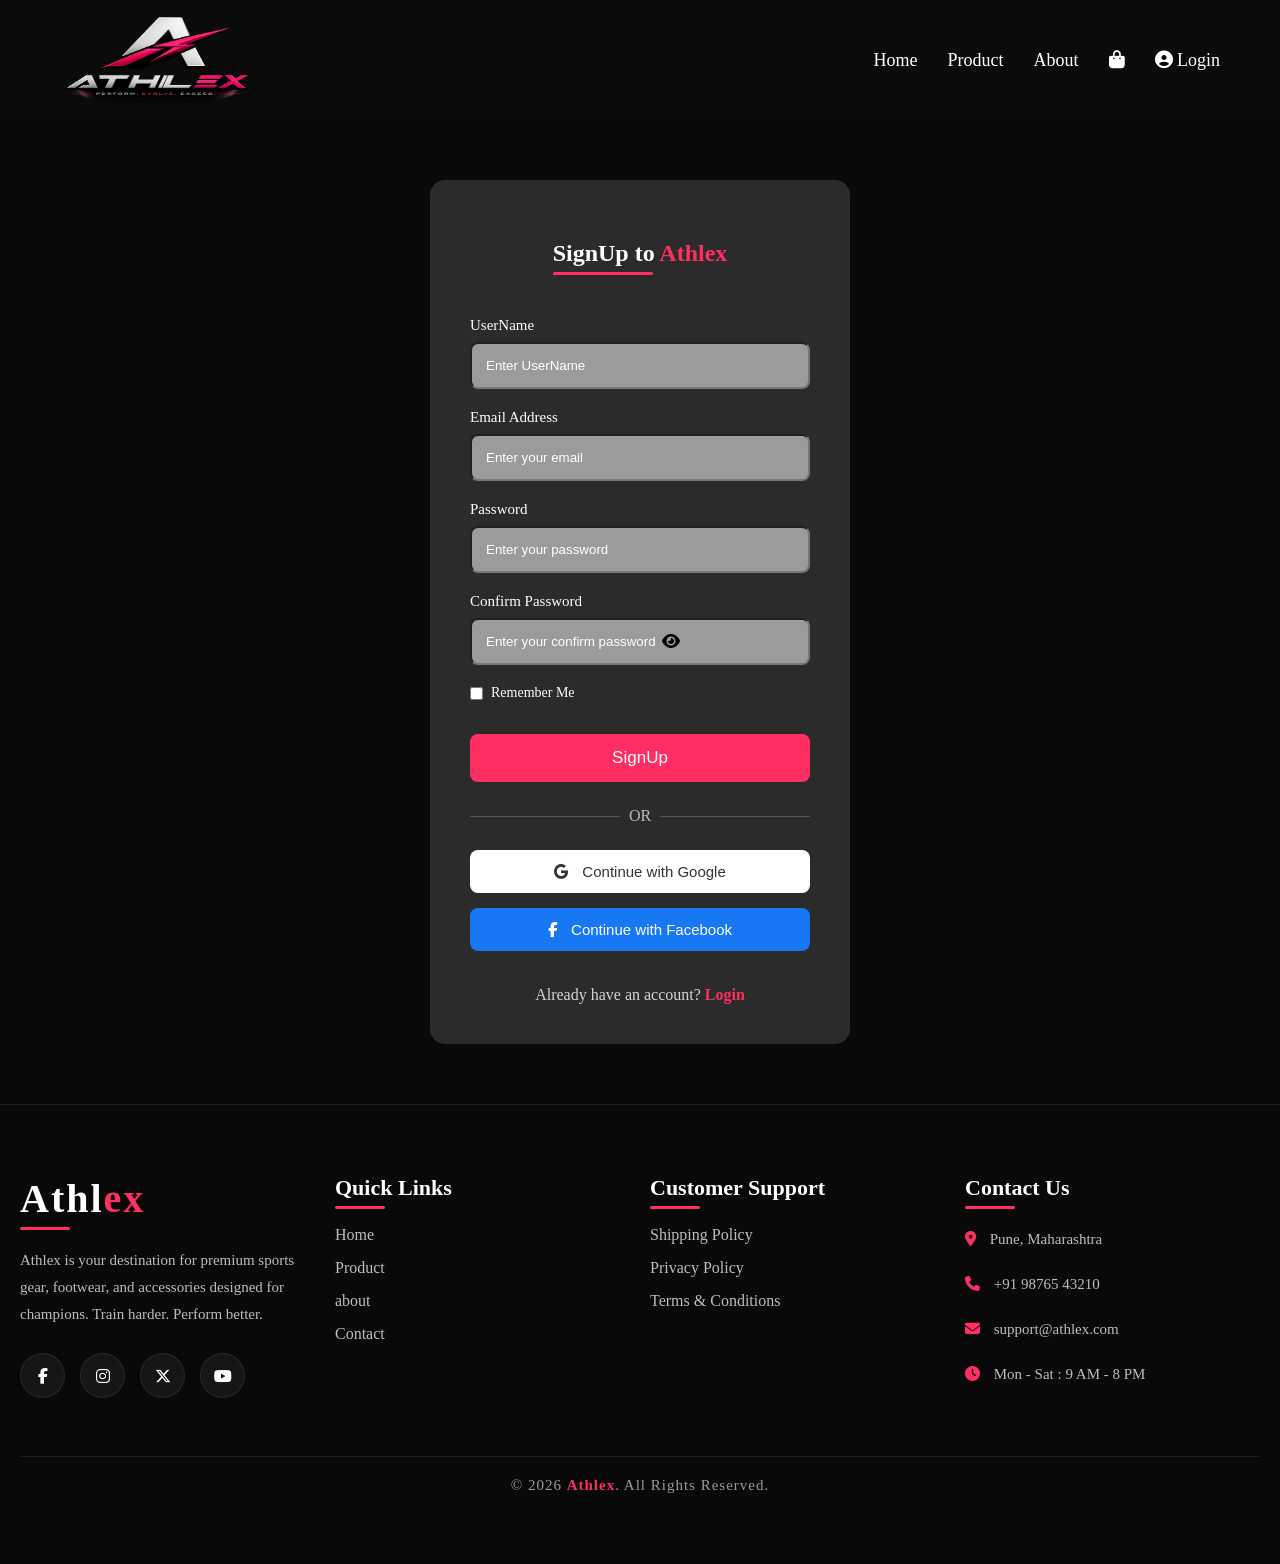
<file: signup.html>
<!DOCTYPE html>
<html lang="en">
<head>
    <meta charset="UTF-8">
    <meta name="viewport" content="width=device-width, initial-scale=1.0">
    <title>Athlex/SignUp</title>
    <link rel="stylesheet" href="css/style.css">
    <link rel="stylesheet" href="https://cdnjs.cloudflare.com/ajax/libs/font-awesome/6.7.2/css/all.min.css">
    <link rel="apple-touch-icon" sizes="180x180" href="images/favicon/favicon.ico">
    <link rel="icon" type="image/png" sizes="32x32" href="images/favicon/favicon-32x32.png">
    <link rel="icon" type="image/png" sizes="16x16" href="images/favicon/favicon-16x16.png">
    <link rel="manifest" href="images/favicon/site.webmanifest">
</head>
<body>
    <nav style="background-color:#0b0b0b;">
        <div class="logo">
            <img decoding="async" src="images/optimized/logo1.png" alt="">
        </div>

        <div class="menu-btn" onclick="toggleMenu()">
            <i class="fa-solid fa-bars"></i>
        </div>

        <ul id="nav-links">
            <li><a href="index.html">Home</a></li>
            <li><a href="product.html">Product</a></li>
            <li><a href="about.html">About</a></li>
            <li><a href="cart.html"><i class="fa-solid fa-bag-shopping"></i></a></li>
            <li><a href="login.html"><i class="fa-solid fa-circle-user"></i>&nbsp;<span>Login</span></a></li>
        </ul>
    </nav>
    <section class="login">
        <div class="login-container">
            <div class="title-section">
                <h1>SignUp to <span>Athlex</span></h1>
            </div>
            <form action="">
                <label>UserName</label>
                <input type="text" placeholder="Enter UserName" required>
                <label>Email Address</label>
                <input type="email" placeholder="Enter your email" required>
                <label>Password</label>
                <input type="password" placeholder="Enter your password" required>
                <label>Confirm Password</label>
                <input type="password" placeholder="Enter your confirm password" id="password" required>
                <span  onclick="togglePassword()">
                    <i class="fa-solid fa-eye" id="eye"></i>
                </span>
                <div class="login-options">
                    <label>
                        <input type="checkbox">
                        Remember Me
                    </label>
                </div>
                <button type="submit">SignUp</button>
            </form>

                <div class="divider">
                    <span>OR</span>
                </div>

                <button class="google-btn">
                    <i class="fa-brands fa-google"></i>
                    Continue with Google
                </button>

                <button class="facebook-btn">
                    <i class="fa-brands fa-facebook-f"></i>
                    Continue with Facebook
                </button>

                <p class="signup-text">
                    Already have an account?
                    <a href="login.html">Login</a>
                </p>

            </div>
        </div>
    </section>
    <footer>
        <div class="footer-container">

            <!-- Logo & Description -->
            <div class="footer-col">

                <h2 class="footer-logo">
                    Athl<span>ex</span>  
                </h2>

                <p>
                    Athlex is your destination for premium sports gear,
                    footwear, and accessories designed for champions.
                    Train harder. Perform better.
                </p>

                <div class="social-icons">

                    <a href="#"><i class="fa-brands fa-facebook-f"></i></a>
                    <a href="#"><i class="fa-brands fa-instagram"></i></a>
                    <a href="#"><i class="fa-brands fa-x-twitter"></i></a>
                    <a href="#"><i class="fa-brands fa-youtube"></i></a>

                </div>

            </div>

            <!-- Quick Links -->

            <div class="footer-col">

                <h3>Quick Links</h3>

                <ul>

                    <li><a href="index.html">Home</a></li>
                    <li><a href="product.html">Product</a></li>
                    <li><a href="about.html">about</a></li>
                    <li><a href="#">Contact</a></li>

                </ul>

            </div>

            <!-- Customer Support -->

            <div class="footer-col">

                <h3>Customer Support</h3>

                <ul>
                    <li><a href="#">Shipping Policy</a></li>
                    <li><a href="#">Privacy Policy</a></li>
                    <li><a href="#">Terms & Conditions</a></li>
                </ul>

            </div>

            <!-- Contact -->

            <div class="footer-col">

                <h3>Contact Us</h3>
                <p><i class="fa-solid fa-location-dot"></i> Pune, Maharashtra</p>
                <p><i class="fa-solid fa-phone"></i> +91 98765 43210</p>
                <p><i class="fa-solid fa-envelope"></i> support@athlex.com</p>
                <p><i class="fa-solid fa-clock"></i> Mon - Sat : 9 AM - 8 PM</p>

            </div>

        </div>

        <hr>

        <div class="footer-bottom">

            <p>
                © 2026 <span>Athlex</span>. All Rights Reserved.
            </p>

        </div>

    </footer>
    <script src="js/script.js"></script>

</body>
</html>
</file>
<file: css/style.css>
*{
    margin:0;
    padding:0;
    box-sizing:border-box;
}

/*header*/
.banner{
    position:relative;
    width:100%;
    min-height:480px;
    aspect-ratio:1915 / 821;
    background-color:#090909;
    background-image:url("../images/optimized/banner.jpg");
    background-size:contain;
    background-repeat:no-repeat;
    background-position:center;
    color: white;
   
}
nav{
    display: flex;
    justify-content: space-between;
    align-items: center;
    padding: 0px 60px;
    height: 120px;
    

}
nav ul{
    display: flex;
    gap: 30px;
    list-style: none;
    
}
nav a{
    color: white;
    text-decoration: none;
    font-size: 18px;
    font-weight: 500;
}
nav a:hover{
    color:#ff2e63;
    text-decoration: underline;
}
.logo
{
    width: 200px;
    height: 100px;
    cursor: pointer;
}
.logo img{
    width: 100%;
    height: 100px;
    padding: 5px 5px;
}
.banner-content{
    position: absolute;
    left:clamp(24px, 6vw, 100px);
    top:50%;
    transform:translateY(-50%);
    color:white;
    width:42%;
    margin-left:0;
}
.banner-content h1{
    font-size:clamp(2rem, 3.5vw, 3.5rem);
}
.banner-content p{
    font-size:clamp(16px, 1.5vw, 23px);
    margin-top: 10px;
}
.banner-content button{
    margin: 10px 0;
    font-size: 20px;
    border-radius: 10px;
    padding: 5px 4px;
    width:50%;
    background-color:#ff2e63;
    color: white;
    cursor: po;
}
.banner-content button:hover{
    background-color:#ff1744;
}
.title-section{
    text-align: center;
    margin: 20px 20px;
    margin-bottom: 50px;
    
   

}
.title-section span{
    color:#ff2e63;
}
.title-section h1{
    color: white;
    position: relative;

    
}
.title-section h1::before{
    content: "";
    position: absolute;
    left: 1;
    bottom: -8px;
    width: 100px;
    height: 3px;
    background: #ff2e63;
    border-radius: 10px;
}

/* Featured products*/
.featured-products{
    background: #0b0b0b;
    padding: 50px 50px;
}
.featured-card{
    display: grid;
    grid-template-columns: repeat(4,1fr);
    gap: 30px;
}
.card{

    background:linear-gradient(180deg, #1b1b1b);
    border:1px solid white;
    border-radius:18px;
    padding:18px;
    transition:1s ease;

}
.card img{

    width:100%;
    height:250px;
    object-fit:cover;
    border-radius:10px;

}

.card:hover{
    transform:translateY(-8px);
    border-color:#ff2e63;

}
.card h3{

    color:white;
    margin-top:18px;
    font-size:22px;
}
.card p{
    color:#9b9b9b;
    font-size:15px;
    line-height:1.6;
    margin:12px 0;

}
.card button{

    width:100%;
    margin-top:18px;
    padding:14px;
    border:none;
    border-radius:40px;
    background:#ff2e63;
    color:white;
    font-size:16px;
    cursor:pointer;
    transition:.3s;
}

.card button:hover{

    background:#ff1744;

}
.card span{
    color: white;
}

/*offer*/
.offer{
    background: #0b0b0b;
    padding: 50px 50px;
}
.offer-container{
    display: grid;
    grid-template-columns: repeat(2,1fr);
    gap: 50px;
    margin-top: 20px;
    background:linear-gradient(180deg, #1b1b1b);
    border:1px solid white;
    border-radius:18px;
    padding:18px;
    transition:1s ease;
    height: 350px;


}
.offer-img{
    width: 500px;
    height: 300px;
    margin-left: 50px;
    
}
.offer-img img{
    width: 100%;
    height: 300px;
    padding: 5px 5px;
    border-radius: 10px;
    object-fit: cover;
}
.offer-content{
    color: white;
    padding-top: 30px;
}
.offer-content h1{
    margin-bottom: 20px;
   
}

.offer-content h2{
    margin-bottom: 20px;
}

.offer-content h3{
    margin-bottom: 20px;
}

.offer-content h4{
    margin-bottom: 20px;
}
.offer-content button{
    width:40%;
    margin-top:18px;
    padding:14px;
    border:none;
    border-radius:40px;
    background:#ff2e63;
    color:white;
    font-size:16px;
    cursor:pointer;
    transition:.3s;

}
.offer-content button:hover{

    background:#ff1744;

}

/*Product Page*/
.product{
    background: #0b0b0b;
    padding: 20px 20px;
}
.product-container{
    display: grid;
    grid-template-columns: repeat(4,1fr);
    gap: 30px;
    margin: 60px 50px;
    
}
.product-card{
    background:linear-gradient(180deg, #1b1b1b);
    border:1px solid white;
    border-radius:18px;
    padding:18px;
    transition:1s ease;
    margin-bottom: 40px
}
/*product-icons*/
.product-category{
    width: 100%;
    max-width: 800px;
    padding: 20px 10px;
    margin: auto;

}
.product-icon{
    display: flex;
    gap: 20px;
    padding: 20px;
    overflow: auto;
    justify-content: flex-start;
    scrollbar-width: none;
}
.product-icon::-webkit-scrollbar{
    display: none;
}
.icon-box{
    width: 100px;
    flex-shrink: 0;
    text-align: center;
    cursor: pointer;

}
.icon-box img{
    width: 70px;
    height: 70px;
    object-fit: cover;
    border-radius: 50%;
    border: 2px solid #eee;
    padding:5px;
    transition: 1s;

}
.icon-box p{
    margin-top: 8px;
    font-size: 14px;
    color: white;
}
.icon-box img:hover{
    border: 2px solid #ff2e63;
    transform: translateY(-8px);
}

.icon-box p:hover{
    color:#ff2e63;
    text-decoration: underline;
}

/*About Page*/
.about{
    background-color: #090909;
    color: white;
    padding: 50px 50px;


}
.about-container{
    padding: 30px 30px;
    border-radius: 20px;
}
.about-intro{
   padding: 20px 20px;
   text-align: justify;

}
.story-container{
    display: grid;
    grid-template-columns: repeat(2,1fr);
    padding: 20px 50px;
    gap: 30px;
}
.story-img{
    width: 600px;
    height: 600px;


}
.story-img img{
    width: 600px;
    height: 600px;
    border-radius:20px;

}
.story-content{
    text-align: justify;
}
.story-stats{
    display:grid;
    grid-template-columns:repeat(2,1fr);
    gap:20px;
    margin-top:40px;
}

.stat-box{
    background:#161616;
    border:1px solid #2b2b2b;
    padding:25px;
    border-radius:12px;
    text-align:center;
    transition:.3s;
}

.stat-box:hover{
    transform:translateY(-8px);
    border-color:#ff2e63;
}

.stat-box h3{
    font-size:32px;
    color:#ff2e63;
    margin-bottom:10px;
}

.stat-box span{
    color:#d1d5db;
    font-size:16px;
}
.brand{
    margin-top: 40px;
    padding: 20px 20px;
}
.brand-container{
    display: grid;
    grid-template-columns: repeat(4,1fr);
    gap: 50px;
}

.brand-card{
    height: 200px;
    border:1px solid white;
    background-color: #1b1b1b;
    padding:25px;
    border-radius:12px;
    text-align:center;
    transition:1s;
}
.brand-card img{
    width: 100%;
    object-fit: contain;
    transition:1s ease;
    
}
.brand-card:hover{
    transform: translateY(-8px);
    border-color: #ff2e63;
}
.reviews{
    margin-top: 90px;
}
.reviews-container{

gap:30px;
margin-top:20px;

}

.review-card{

background-color: #2b2b2b;
padding:20px;
border-radius:15px;
margin: 20px;

}
.rating
{
    margin-top: 10px;
    color: gold;
}

.review-card p{
    margin-top: 10px;
    text-align: justify;
}
.review-form{
    margin-top: 50px;
}
.form-container{

    padding: 20px 20px;
}
.form-container form{
    display:flex;
    flex-direction:column;
    max-width:700px;
    margin:auto;
    border: 1px solid white;
    padding: 20px 20px;
    border-radius: 10px;

}

.form-container input,
.form-container textarea{

padding:15px;
margin-bottom:20px;
background-color: #2b2b2b;
border:none;
color:white;
border-radius:10px;

}

.form-container textarea{

height:150px;
resize: none;

}

.form-container button{

padding:15px;
background:#ff3b3f;
border:none;
color:white;
font-size:18px;
border-radius:10px;
cursor:pointer;

}
.star{
    text-align: center;
}
.star .rating{
    cursor: pointer;
    font-size: 30px;
}


/*cart page*/
.cart{
    background-color: #090909;
    color: white;
    padding: 50px 50px;


}
.cart-container{
    padding: 30px 30px;
    border-radius: 20px;
}




table{
    width:100%;
    border-collapse:collapse;
    background-color: #2b2b2b;
    border-radius:10px;
    overflow:hidden;
}

th{
    background:#ff2e63;
    padding:15px;
}

td{
    text-align:center;
    padding:20px;
}

td img{
    width:80px;
    height:80px;
    border-radius:10px;
}

.qty{
    width:60px;
    padding:5px;
    text-align:center;
    background-color: #2b2b2b;
    color: white;
}

.cart-remove{
    display:block;
    margin:10px auto 0;
    padding:6px 12px;
    border:1px solid #ff2e63;
    border-radius:6px;
    background:transparent;
    color:#ff2e63;
    cursor:pointer;
}
.cart-remove:hover{
    background:#ff2e63;
    color:white;
}
.cart-remove:focus-visible{
    outline:2px solid white;
    outline-offset:2px;
}

.quantity-control{
    display:inline-flex;
    align-items:center;
    gap:4px;
}
.quantity-control button{
    width:32px;
    height:36px;
    border:1px solid #ff2e63;
    border-radius:6px;
    background:#ff2e63;
    color:white;
    font-size:22px;
    cursor:pointer;
}
.quantity-control button:disabled{
    opacity:0.45;
    cursor:default;
}
.quantity-control .qty{
    width:48px;
    height:36px;
    border:1px solid #777;
    border-radius:4px;
}
.quantity-control button:focus-visible,
.quantity-control .qty:focus-visible{
    outline:2px solid white;
    outline-offset:2px;
}

.summary{
    width:350px;
    background-color: #2b2b2b;
    margin-top:40px;
    margin-left:auto;
    padding:25px;
    border-radius:10px;
}

.summary h2{
    margin-bottom:20px;
    color:#ff2e63;
}

.summary p,
.summary h3{
    display:flex;
    justify-content:space-between;
    margin:15px 0;
}

.summary button{
    width:100%;
    padding:15px;
    margin-top:20px;
    border:none;
    background:#ff2e63;
    color:white;
    font-size:17px;
    border-radius:8px;
    cursor:pointer;
}

.summary button:hover{
    background:#e60045;
}
/*Login*/
.login{
    background-color: #090909;
    padding: 60px 60px;
}

.login-container{
    width:420px;
    background-color: #2b2b2b;
    padding:40px;
    border-radius:15px;
    margin: auto;
}
label{
    display:block;
    color:#fff;
    margin-bottom:8px;
    font-size:15px;
}

input[type="text"],
input[type="email"],
input[type="password"]{
    width:100%;
    padding:14px;
    margin-bottom:20px;
    border-radius:8px;
    background-color:#9b9b9b;
    color:#fff;
    
}

input::placeholder{
    color:white;
}

.login-options{
    display:flex;
    justify-content:space-between;
    align-items:center;
    margin-bottom:25px;
}

.login-options label{
    display:flex;
    align-items:center;
    gap:8px;
    font-size:14px;
}


.login-options a{
    color:#ff2e63;
    text-decoration:none;
    font-size:14px;
}

.login-options a:hover{
    text-decoration:underline;
}

form button{
    width:100%;
    padding:14px;
    border:none;
    border-radius:8px;
    background:#ff2e63;
    color:white;
    font-size:17px;
    cursor:pointer;
    transition:.3s;
}

form button:hover{
    background:#e6004d;
}

.divider{
    text-align:center;
    margin:25px 0;
    color:#bcbcbc;
    position:relative;
}

.divider::before{
    content:"";
    position:absolute;
    width:150px;
    height:1px;
    background:#555;
    left:0;
    top:50%;
}

.divider::after{
    content:"";
    position:absolute;
    width:150px;
    height:1px;
    background:#555;
    right:0;
    top:50%;
}
.google-btn,
.facebook-btn{
    width:100%;
    padding:13px;
    margin-bottom:15px;
    border:none;
    border-radius:8px;
    font-size:15px;
    cursor:pointer;
    transition:.3s;
}

.google-btn{
    background:#fff;
    color:#333;
}

.google-btn:hover{
    background:#f2f2f2;
}

.facebook-btn{
    background:#1877f2;
    color:white;
}

.facebook-btn:hover{
    background:#0d65d9;
}

.google-btn i,
.facebook-btn i{
    margin-right:10px;
}

#error{
    margin-top: 10px;
    text-align: center;
}
#eye{
    position: absolute;
   cursor: pointer;
    right: 600px;
    margin-top: 15px;
}
/* Signup */

.signup-text{
    text-align:center;
    color:#d1d5db;
    margin-top:20px;
}

.signup-text a{
    color:#ff2e63;
    text-decoration:none;
    font-weight:bold;
}

.signup-text a:hover{
    text-decoration:underline;
}
/*footer*/

footer{
    background: #090909;
    padding: 70px  20px;
    border-top: 1px solid rgba(255,255,255,0.08);
}

/* Footer Grid */

.footer-container{
    display: grid;
    grid-template-columns: repeat(4,1fr);
    gap: 20px;
}

/* Logo */

.footer-logo{
    font-size: 40px;
    font-weight: 900;
    color: white;
    margin-bottom: 20px;
    letter-spacing: 2px;
}

.footer-logo span{
    color: #ff2e63;
}

/* Footer Description */

.footer-col p{
    color: #bdbdbd;
    line-height: 1.8;
    margin-bottom: 18px;
    font-size: 15px;
}

/* Headings */
.footer-col h2{
    color: white;

    margin-bottom: 25px;
    position: relative;
}
.footer-col h2::before{
    content: "";
    position: absolute;
    left: 1;
    bottom: -8px;
    width: 50px;
    height: 3px;
    background: #ff2e63;
    border-radius: 10px;

}

.footer-col h3{
    color: white;
    font-size: 22px;
    margin-bottom: 25px;
    position: relative;
}

.footer-col h3::after{
    content: "";
    position: absolute;
    left: 0;
    bottom: -8px;
    width: 50px;
    height: 3px;
    background: #ff2e63;
    border-radius: 10px;
}

/* Links */

.footer-col ul{
    list-style: none;
}

.footer-col ul li{
    margin: 15px 0;
}

.footer-col ul li a{
    text-decoration: none;
    color: #bdbdbd;
    transition: .3s ease;
}

.footer-col ul li a:hover{
    color: #ff2e63;
    padding-left: 10px;
}

/* Contact */

.footer-col p i{
    color: #ff2e63;
    margin-right: 10px;
}

/* Social Icons */

.social-icons{
    display: flex;
    gap: 15px;
    margin-top: 25px;
}

.social-icons a{
    width: 45px;
    height: 45px;
    border-radius: 50%;
    background: #161616;
    display: flex;
    justify-content: center;
    align-items: center;
    color: white;
    text-decoration: none;
    transition: .4s;
    border: 1px solid rgba(255,255,255,0.08);
}

.social-icons a:hover{
    background: #ff2e63;
    color: white;
    transform: translateY(-6px);
    box-shadow: 0 0 20px rgba(255,46,99,.45);
}
/* Divider */

footer hr{
    margin: 50px 0 20px;
    border: none;
    height: 1px;
    background: rgba(255,255,255,0.08);
}

/* Copyright */

.footer-bottom{
    text-align: center;
}

.footer-bottom p{
    color: #9b9b9b;
    letter-spacing: 1px;
    font-size: 15px;
}

.footer-bottom span{
    color: #ff2e63;
    font-weight: bold;
}

.menu-btn{
    display: none;
    font-size: 20px;
    background: none;
    color: white;
    cursor: pointer;
}

/*media Query*/


@media(max-width:768px){

    .menu-btn{

    display:block;
    position:absolute;
    right:20px;
    top:35px;
    font-size:28px;
    color: white;
    }


    nav{
    flex-direction: column;
    padding:20px;
    height:auto;
 

    }
    .logo{
        position: absolute;
        left: 20px;
        
    }
    
    #nav-links{
        display:none;
        flex-direction:column;
        position:absolute;
        top:100px;
        left: 650px;
        width:100px;
        background-color: #090909;
        text-align: center;
        padding:20px 0;
    }
     #nav-links.show{
       display: flex;
    }
    #nav-links li {
        border-bottom: 1px solid white;
        padding: 10px;
    }
    
    .banner-content{
        top: 50%;
        
    
    }
    .banner-content h1{
        font-size: 2rem;
        margin-left: 0;
    }
    .banner-content p{
        font-size: 12px;
    }
    .banner-content button{
        font-size: 16px;
    }
        
    .featured-card{
        grid-template-columns: repeat(2,1fr)
    }
        
    
        
    .offer-img{
        width: 100%;
        margin-left: 0px;
        
    }
    .footer-container{
        grid-template-columns: repeat(2,1fr);
        text-align: center;
    
    }
    .footer-col h3::after{
        left: 120px;
    }

    
    .product-container{
        display: grid;
        grid-template-columns: repeat(2,1fr);
        gap: 30px;
        
    }
    .product-category{
        width: 100%;
    }
    .product .title-section{
        margin-top: 100px;
    }
        
    .story-container{
        display: grid;
        grid-template-columns: repeat(1,1fr);
       
    }
    .story-img{
        width: 500px;
        height: 600px;
        padding-left: 10px;


    }
    .story-img img{
        width: 500px;
        height: 600px;

    }
    .brand-container{
        grid-template-columns: repeat(2,1fr);
    }
    .brand-card{
        margin-top: 10px;
        height: 150px;
    }
    .login{
        padding-top: 150px;
    }
    .cart-container{
        padding-top: 100px;
    }
    #eye{
        left: 520px;
    }



}
@media(min-width:577px) and (max-width:992px){
        
    .offer-img{
        width: 100%;
        margin-left: 0px;
        
    }
    
    .footer-container{
        grid-template-columns: repeat(2,1fr);
        text-align: center;
    
    }
    .footer-col h3::after{
        left: 120px;
    }

    .featured-card,
    .product-container{
        display: grid;
        grid-template-columns: repeat(2,1fr);
        gap: 30px;
        
    }
    .story-container{
        display: grid;
        grid-template-columns: repeat(1,1fr);
       
    }
    .story-img{
        width: 500px;
        height: 600px;


    }
    .story-img img{
        width: 500px;
        height: 600px;

    }
    .brand-container{
        grid-template-columns: repeat(2,1fr);
    }
    .brand-card{
        margin-top: 10px;
        height: 170px;
    }
    #eye{
        right: 265px;
       
    }


}
@media(min-width:993px) and (max-width:1024px){
    .banner{
        
    }

    .featured-card, .product-container{
        grid-template-columns:repeat(3,minmax(0,1fr));

    }
    .featured-card > *, .product-container > *{
        min-width:0;
        overflow-wrap:anywhere;
    }
    .offer-container{
        grid-template-columns:repeat(2,minmax(0,1fr));
        height:auto;
        gap:30px;
    }
    .offer-img{
        width:100%;
        min-width:0;
        margin-left:0;
    }
     .story-container{
        display: grid;
        grid-template-columns: repeat(1,1fr);
       
    }
    .story-img{
        width: 500px;
        height: 600px;
        margin:auto;


    }
    .story-img img{
        width: 500px;
        height: 600px;

    }
    .brand-container{
        grid-template-columns: repeat(2,1fr);
    }
    .brand-card{
        margin-top: 10px;
        height: 220px;
    }
    #eye{
        right: 365px;
    }
    
    .footer-container{
        grid-template-columns:repeat(4,1fr);
    }

}
@media(max-width:576px){
    .menu-btn{

        display:block;
        position:absolute;
        right:20px;
        top:35px;
        font-size:28px;
        color: white;
    }


    nav{
    flex-direction: column;
    padding:20px;
    height:auto;
 

    }
    .logo{
        position: absolute;
        left: 20px;
        
    }
    
    #nav-links{
        display:none;
        flex-direction:column;
        position:absolute;
        top:70px;
        left:350px;
        width:70px;
        background:black;
        padding:20px 0;
    }
     #nav-links.show{
       display: flex;
    }
    #nav-links li {
        border-bottom: 1px solid white;
        padding: 10px;
    }
        

    .logo img{

    width:120px;

    }
    .banner{
        background-image: url(../images/optimized/banner1.jpg);
        --banner-image-height:92.04vw;
    }
    .banner-content{
        margin-left:0px;
    
    }

    .banner-content h1{

    font-size:18px;

    }

    .banner-content p{

    font-size:14px;
    width: 200px;

    }

    .featured-card,

    .product-container,
    .footer-container{

    display:grid;

    grid-template-columns:1fr;

    gap:30px;

    }
    .offer-container{
        grid-template-columns: repeat(2,1fr);
        
    }
    .offer-img{
        width: 150px;
    }
    .offer-content{
        padding-top: 0px;
    }
    .offer-content button{
        width: 100%;
        padding-right: 20px;
    }
    .offer-content h1{
        font-size: 18px;

        
    }
     .offer-content h2{
        font-size: 16px;
        
    }
     .offer-content h3{
        font-size: 14px;
        
    }
     .offer-content h4{
        font-size: 12px;
        
    }
    .social-icons{
        justify-content: center;
    }
    .about{
        padding: 80px 20px;
    }
    .about-container{
        padding: 10px 10px;

    }
    .about-intro{
    padding: 10px 10px;
    }
    .story-container{
        grid-template-columns: repeat(1,1fr);
        padding: 10px 20px;
    }
    .story-img{
        width: 300px;
        height: 300px;


    }
    .story-img img{
        width: 300px;
        height: 300px;

    }
    .story-content{
        text-align: justify;
    }
        
    .brand-card{
        height: 100px;
        padding: 10px 10px;
    }

    .login-container{

    width:90%;

    padding:25px;

    }
    #eye{
        left: 300px;
    }

    .cart table{

    font-size:13px;

    overflow-x:auto;

    display:block;

    }

    .summary{

    width:100%;

    }

    footer{

    padding:40px 20px;

    }
    
    .footer-col h3::after{
       left: 185px;
    }

    /*product-icons*/
    .product-category{
        width: 100%;
    
        padding: 5px;
        
       
    }
    .product-icon{
        display: flex;
        gap: 20px;
        padding: 0px;
    }
    .icon-box{
        width: 50px;
        text-align: center;
        cursor: pointer;

    }
    .icon-box img{
        width: 40px;
        height: 40px;
        padding: 5px;

    }
    .icon-box p{
        margin-top: 0px;
        font-size: 10px;
    }

}
@media(max-width:400px){
    .menu-btn{

        font-size:22px;
    }
    
    
    #nav-links{
        display:none;
        left:290px;
    }
     #nav-links.show{
       display: flex;
    }
    #nav-links li {
        border-bottom: 1px solid white;
        padding: 0px;
    }
    .offer{
    background: #0b0b0b;
    padding: 10px 10px;
    }
    .offer-container{
        display: grid;
        grid-template-columns: repeat(2,1fr);
        gap: 20px;
        


    }
    .offer-content{
        padding-top: 20px;
    }
    .footer-col h3::after{
        left: 100px;
    }
     .product-category{
        width: 100%;
    
        padding: 0px;
        
       
    }
   
    .about{
        padding: 5px 0px;
    }
    .about-container{
        padding: 100px 0px;
    }
    
    .story-container{
        padding: 10px 10px;
    }
    .story-img img{
        padding-left: 20px;
    }
    .cart table{

    font-size:10px;


    }
    .cart{
        padding:50px 0px ;
    }
    .cart-container{
        padding-left: 0px;
        padding-right: 0px;
    }
    .login{
        padding-left: 0px;
        padding-right: 0px;
    }
    #eye{
        left: 280px;
    }
   
}


@media(max-width:1024px){
    .banner{
        min-height:0;
        aspect-ratio:auto;
        background-size:100% auto;
        background-position:center 120px;
        padding:120px 0 0;
    }
    .banner nav{
        position:absolute;
        inset:0 0 auto;
        height:120px;
        padding:0 24px;
        z-index:2;
    }
    .banner .logo{
        top:10px;
    }
    .banner-content{
        position:static;
        transform:none;
        width:auto;
        margin:var(--banner-image-height, 42.87vw) 0 0;
        padding:24px;
        text-align:center;
    }
    .banner-content h1{
        font-size:clamp(24px, 4vw, 36px);
    }
    .banner-content p{
        width:auto;
        font-size:clamp(16px, 2vw, 20px);
    }
    .banner-content button{
        width:auto;
        min-width:150px;
        padding:10px 20px;
    }
}
@media(min-width:577px) and (max-width:1024px){
    .banner{
        height:calc(120px + 42.87vw);
    }
    .banner-content{
        position:absolute;
        top:calc(120px + 21.435vw);
        left:5%;
        width:43%;
        margin:0;
        padding:0;
        transform:translateY(-50%);
        text-align:left;
    }
    .banner-content h1{
        font-size:clamp(22px, 3.2vw, 32px);
    }
    .banner-content p{
        font-size:clamp(14px, 1.8vw, 18px);
        line-height:1.4;
    }
    .banner-content button{
        font-size:16px;
    }
}
@media(max-width:768px){
    #nav-links,
    .banner #nav-links{
        left:auto;
        right:16px;
        top:80px;
        width:160px;
        max-width:calc(100vw - 32px);
        gap:0;
        padding:6px;
        background:#111;
        border:1px solid #333;
        border-radius:10px;
        box-shadow:0 8px 24px rgba(0,0,0,0.35);
        z-index:10;
    }
    #nav-links li{
        padding:0;
        border-bottom:0;
    }
    #nav-links a{
        display:flex;
        align-items:center;
        justify-content:center;
        min-height:44px;
        padding:8px 12px;
        font-size:16px;
        line-height:1.25;
        border-radius:6px;
    }
    #nav-links a:hover{
        background:#252525;
        text-decoration:none;
    }
}
</file>
